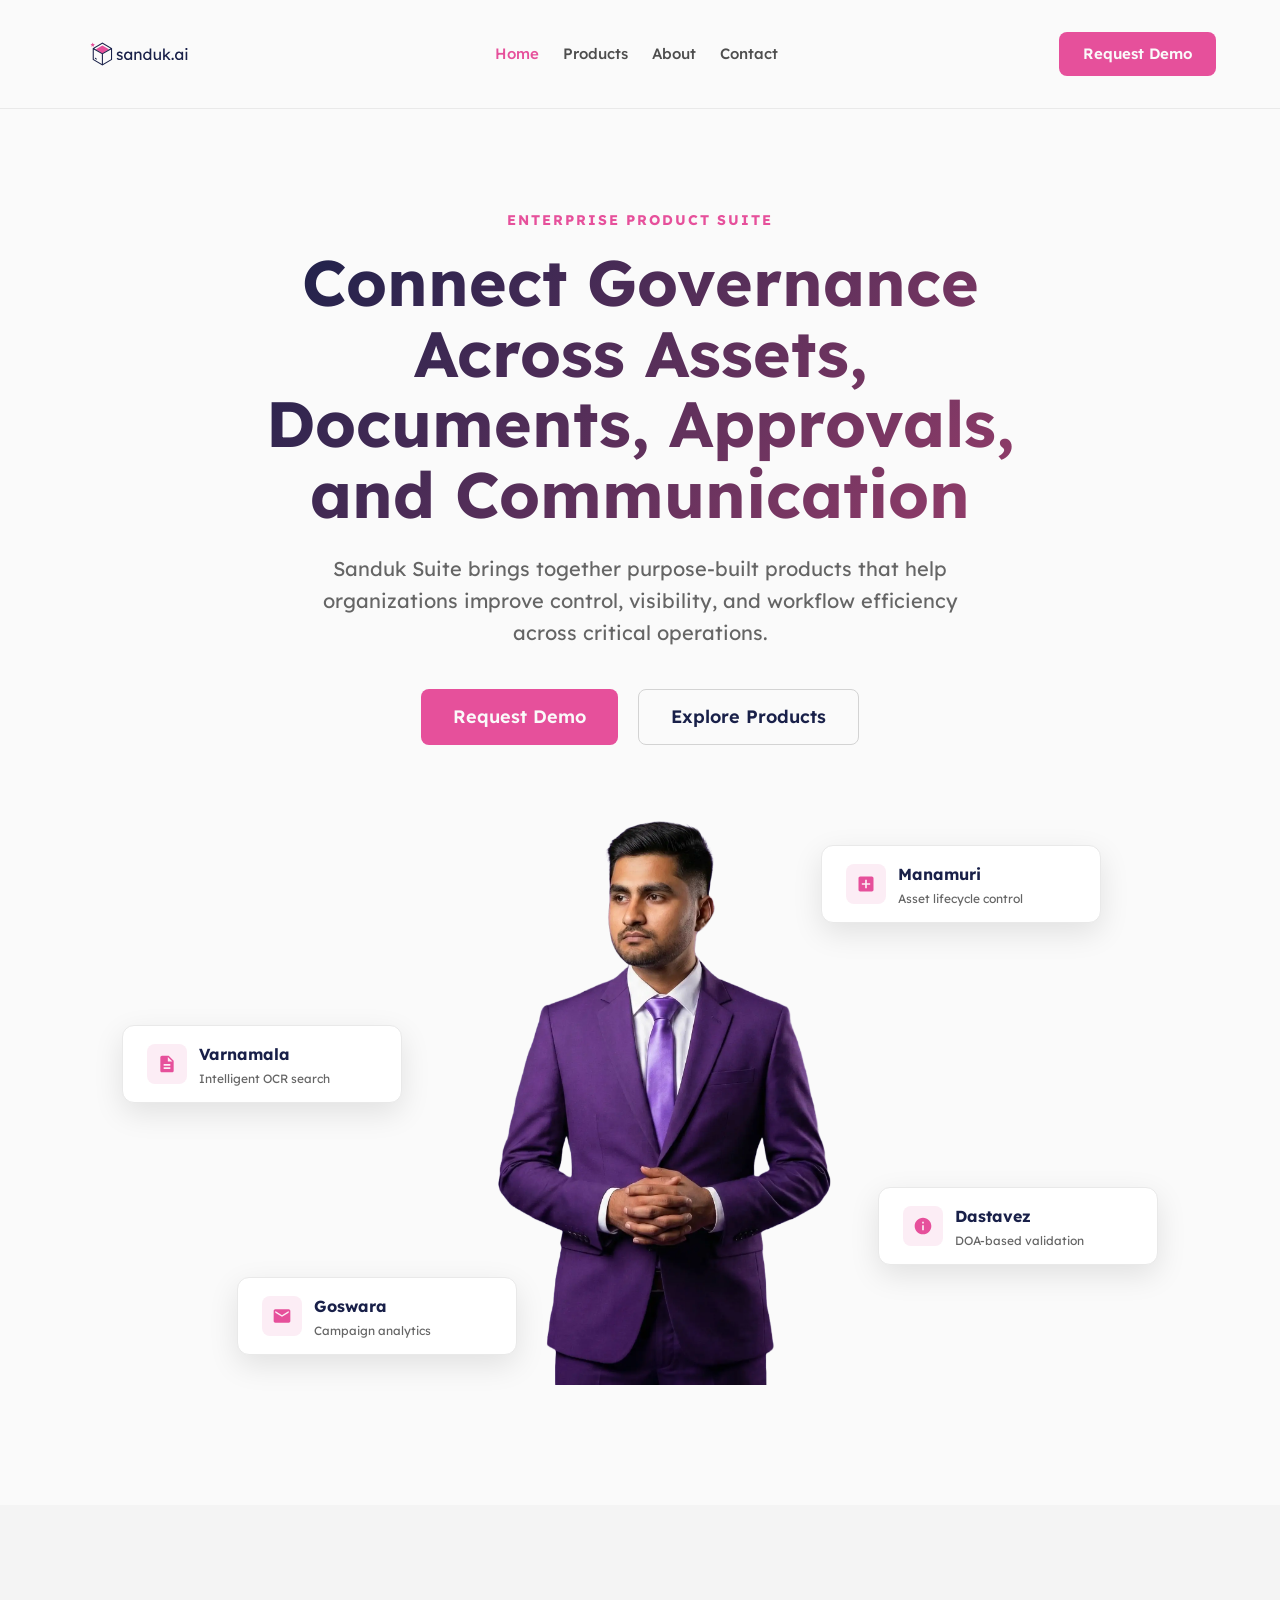
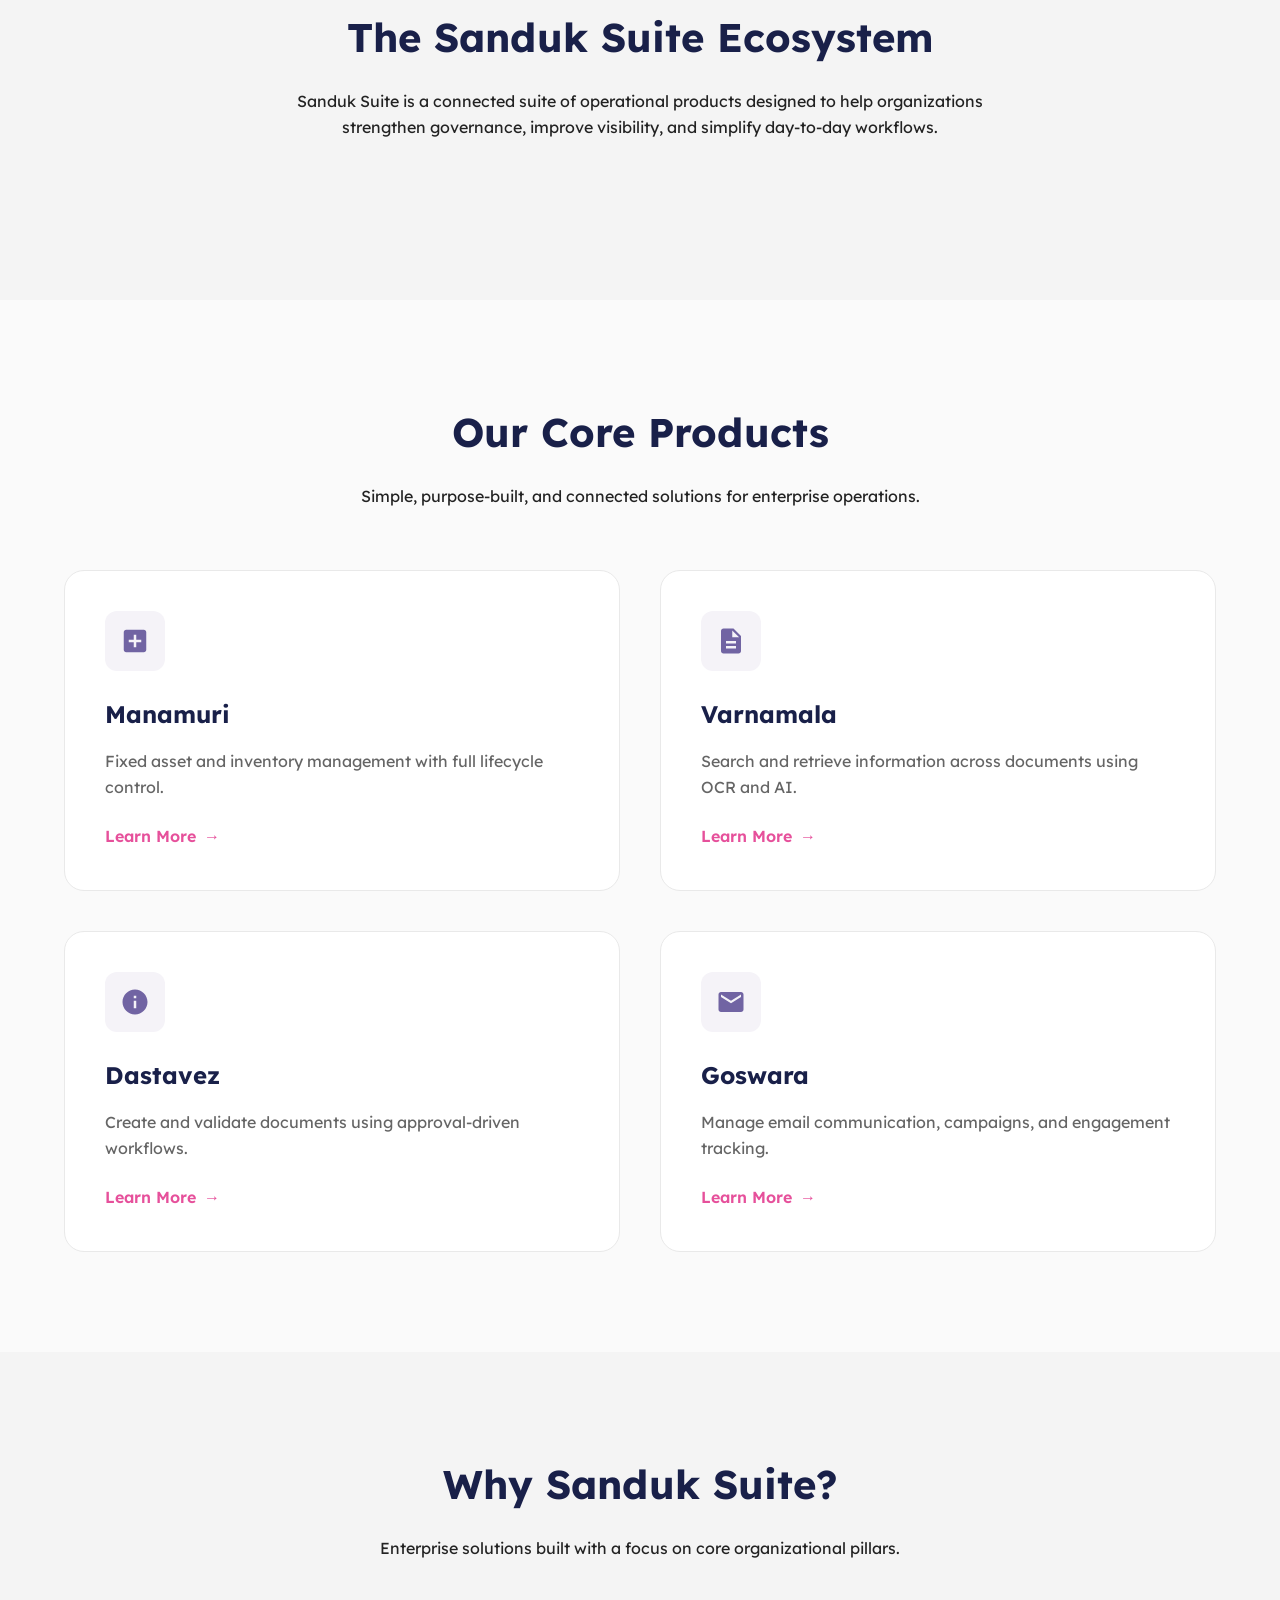
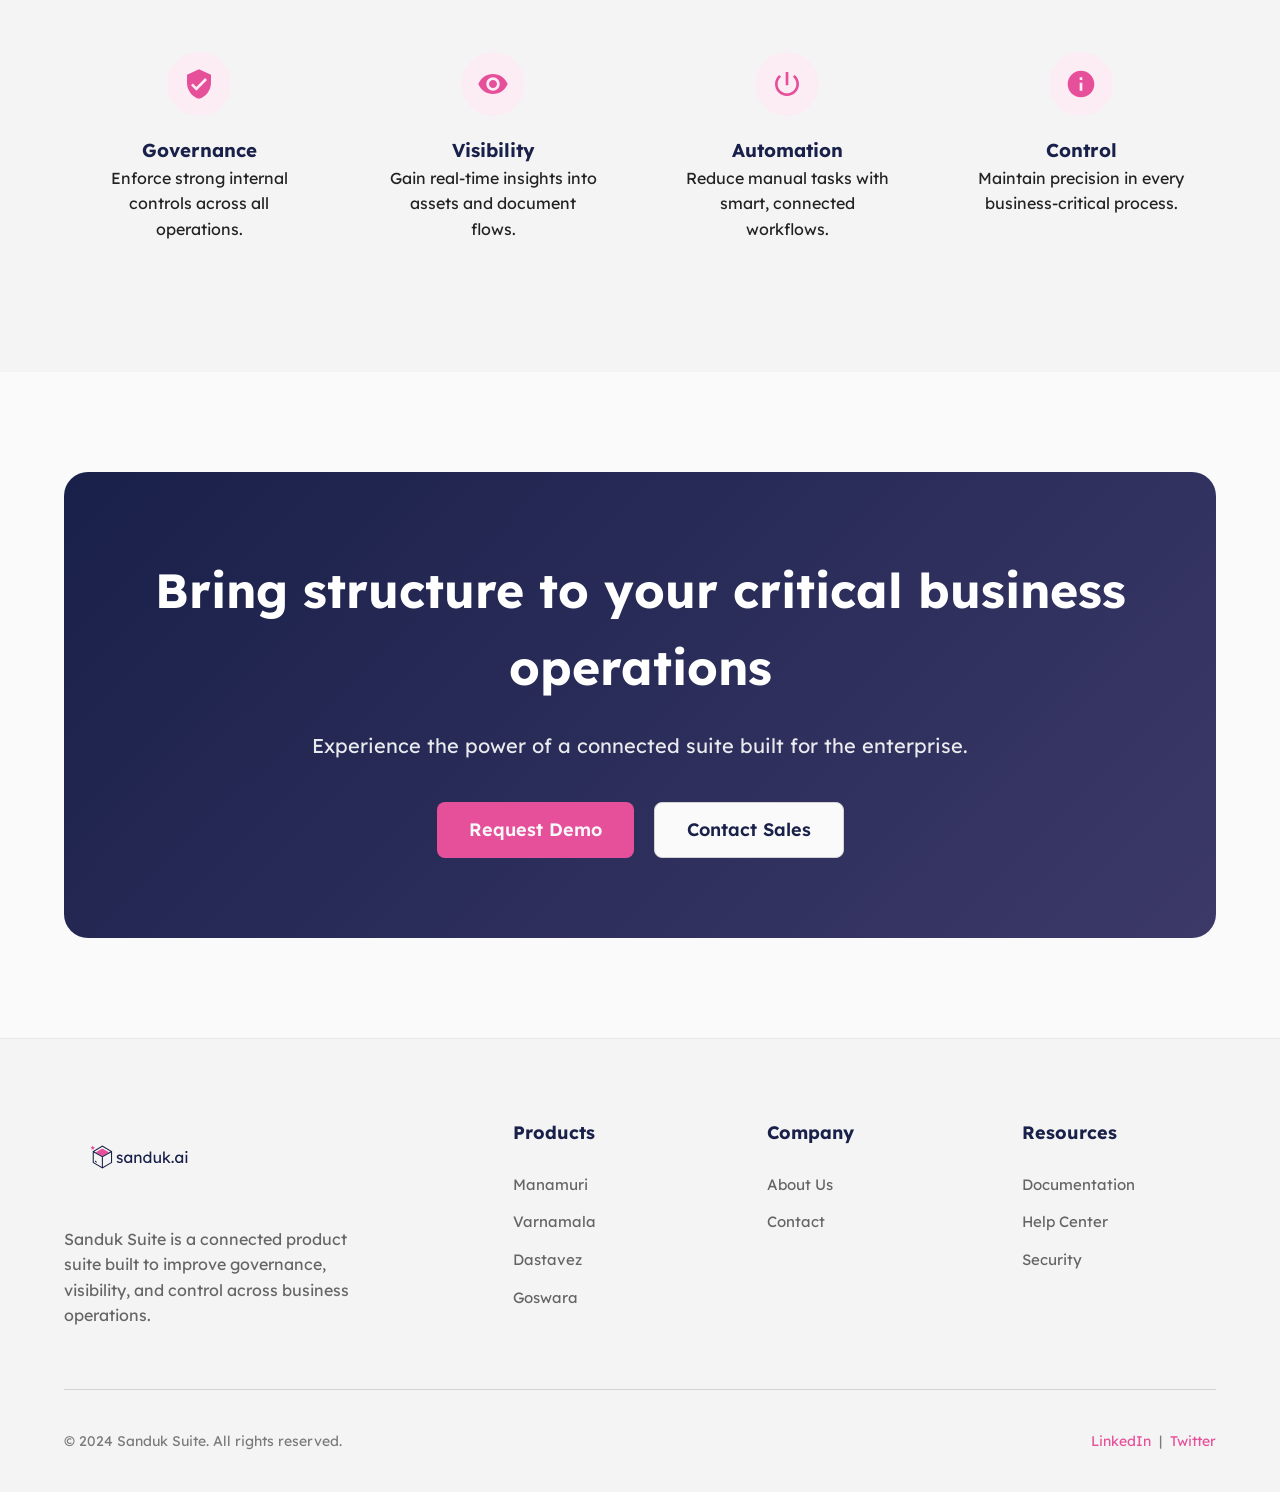
<file: index.html>
<!DOCTYPE html>
<html lang="en">
<head>
    <meta charset="UTF-8">
    <meta name="viewport" content="width=device-width, initial-scale=1.0">
    <title>Sanduk Suite | Enterprise Product Suite</title>
    <meta name="description" content="Sanduk Suite brings together purpose-built products that help organizations improve control, visibility, and workflow efficiency.">
    <link rel="icon" type="image/png" href="images/Favicon_sanduk.png">
    <link rel="stylesheet" href="style.css">
</head>
<body>
    <!-- Navbar -->
    <nav class="navbar">
        <div class="container">
            <a href="index.html" class="navbar-brand"><img src="images/sanduk_new_logo.svg" alt="Sanduk Suite Logo"></a>
            <div class="navbar-nav">
                <a href="index.html" class="active">Home</a>
                <a href="products.html">Products</a>
                <a href="about.html">About</a>
                <a href="contact.html">Contact</a>
            </div>
            <a href="contact.html" class="btn btn-primary">Request Demo</a>
        </div>
    </nav>

    <!-- Hero Section -->
    <header class="hero">
        <div class="container">
            <div class="hero-content">
                <span class="eyebrow">Enterprise Product Suite</span>
                <h1>Connect Governance Across Assets, Documents, Approvals, and Communication</h1>
                <p>Sanduk Suite brings together purpose-built products that help organizations improve control, visibility, and workflow efficiency across critical operations.</p>
                <div class="button-group">
                    <a href="contact.html" class="btn btn-primary btn-lg">Request Demo</a>
                    <a href="products.html" class="btn btn-secondary btn-lg">Explore Products</a>
                </div>
            </div>

            <!-- Floating Cards & Central Photo -->
            <div class="floating-cards-container">
                <div class="floating-card card-1">
                    <div class="icon">
                        <svg class="icon-svg" viewBox="0 0 24 24"><path d="M19 3H5c-1.1 0-2 .9-2 2v14c0 1.1.9 2 2 2h14c1.1 0 2-.9 2-2V5c0-1.1-.9-2-2-2zm-2 10h-4v4h-2v-4H7v-2h4V7h2v4h4v2z"/></svg>
                    </div>
                    <div>
                        <h4>Manamuri</h4>
                        <p>Asset lifecycle control</p>
                    </div>
                </div>
                <div class="floating-card card-2">
                    <div class="icon">
                        <svg class="icon-svg" viewBox="0 0 24 24"><path d="M14 2H6c-1.1 0-1.99.9-1.99 2L4 20c0 1.1.89 2 1.99 2H18c1.1 0 2-.9 2-2V8l-6-6zm2 16H8v-2h8v2zm0-4H8v-2h8v2zm-3-5V3.5L18.5 9H13z"/></svg>
                    </div>
                    <div>
                        <h4>Varnamala</h4>
                        <p>Intelligent OCR search</p>
                    </div>
                </div>
                
                <img src="images/professional-photo.webp" alt="Professional Expert" class="hero-main-photo">

                <div class="floating-card card-3">
                    <div class="icon">
                        <svg class="icon-svg" viewBox="0 0 24 24"><path d="M12 2C6.48 2 2 6.48 2 12s4.48 10 10 10 10-4.48 10-10S17.52 2 12 2zm1 15h-2v-6h2v6zm0-8h-2V7h2v2z"/></svg>
                    </div>
                    <div>
                        <h4>Dastavez</h4>
                        <p>DOA-based validation</p>
                    </div>
                </div>
                <div class="floating-card card-4">
                    <div class="icon">
                        <svg class="icon-svg" viewBox="0 0 24 24"><path d="M20 4H4c-1.1 0-1.99.9-1.99 2L2 18c0 1.1.9 2 2 2h16c1.1 0 2-.9 2-2V6c0-1.1-.9-2-2-2zm0 4l-8 5-8-5V6l8 5 8-5v2z"/></svg>
                    </div>
                    <div>
                        <h4>Goswara</h4>
                        <p>Campaign analytics</p>
                    </div>
                </div>
            </div>
        </div>
    </header>

    <!-- Overview Section -->
    <section class="section-gray">
        <div class="container text-center">
            <div class="section-header">
                <h2>The Sanduk Suite Ecosystem</h2>
                <p>Sanduk Suite is a connected suite of operational products designed to help organizations strengthen governance, improve visibility, and simplify day-to-day workflows.</p>
            </div>
        </div>
    </section>

    <!-- Product Preview Section -->
    <section class="section-light">
        <div class="container">
            <div class="section-header">
                <h2>Our Core Products</h2>
                <p>Simple, purpose-built, and connected solutions for enterprise operations.</p>
            </div>
            <div class="grid-2">
                <!-- Manamuri -->
                <div class="product-card">
                    <div class="icon">
                        <svg class="icon-svg" viewBox="0 0 24 24"><path d="M19 3H5c-1.1 0-2 .9-2 2v14c0 1.1.9 2 2 2h14c1.1 0 2-.9 2-2V5c0-1.1-.9-2-2-2zm-2 10h-4v4h-2v-4H7v-2h4V7h2v4h4v2z"/></svg>
                    </div>
                    <h3>Manamuri</h3>
                    <p>Fixed asset and inventory management with full lifecycle control.</p>
                    <a href="manamuri.html" class="learn-more">Learn More <span>&rarr;</span></a>
                </div>
                <!-- Varnamala -->
                <div class="product-card">
                    <div class="icon">
                        <svg class="icon-svg" viewBox="0 0 24 24"><path d="M14 2H6c-1.1 0-1.99.9-1.99 2L4 20c0 1.1.89 2 1.99 2H18c1.1 0 2-.9 2-2V8l-6-6zm2 16H8v-2h8v2zm0-4H8v-2h8v2zm-3-5V3.5L18.5 9H13z"/></svg>
                    </div>
                    <h3>Varnamala</h3>
                    <p>Search and retrieve information across documents using OCR and AI.</p>
                    <a href="varnamala.html" class="learn-more">Learn More <span>&rarr;</span></a>
                </div>
                <!-- Dastavez -->
                <div class="product-card">
                    <div class="icon">
                        <svg class="icon-svg" viewBox="0 0 24 24"><path d="M12 2C6.48 2 2 6.48 2 12s4.48 10 10 10 10-4.48 10-10S17.52 2 12 2zm1 15h-2v-6h2v6zm0-8h-2V7h2v2z"/></svg>
                    </div>
                    <h3>Dastavez</h3>
                    <p>Create and validate documents using approval-driven workflows.</p>
                    <a href="dastavez.html" class="learn-more">Learn More <span>&rarr;</span></a>
                </div>
                <!-- Goswara -->
                <div class="product-card">
                    <div class="icon">
                        <svg class="icon-svg" viewBox="0 0 24 24"><path d="M20 4H4c-1.1 0-1.99.9-1.99 2L2 18c0 1.1.9 2 2 2h16c1.1 0 2-.9 2-2V6c0-1.1-.9-2-2-2zm0 4l-8 5-8-5V6l8 5 8-5v2z"/></svg>
                    </div>
                    <h3>Goswara</h3>
                    <p>Manage email communication, campaigns, and engagement tracking.</p>
                    <a href="goswara.html" class="learn-more">Learn More <span>&rarr;</span></a>
                </div>
            </div>
        </div>
    </section>

    <!-- Why Sanduk Suite section -->
    <section class="section-gray">
        <div class="container">
            <div class="section-header text-center">
                <h2>Why Sanduk Suite?</h2>
                <p>Enterprise solutions built with a focus on core organizational pillars.</p>
            </div>
            <div class="grid-4">
                <div class="value-card">
                    <div class="icon">
                        <svg class="icon-svg" viewBox="0 0 24 24"><path d="M12 1L3 5v6c0 5.55 3.84 10.74 9 12 5.16-1.26 9-6.45 9-12V5l-9-4zm-2 16l-4-4 1.41-1.41L10 14.17l6.59-6.59L18 9l-8 8z"/></svg>
                    </div>
                    <h3>Governance</h3>
                    <p>Enforce strong internal controls across all operations.</p>
                </div>
                <div class="value-card">
                    <div class="icon">
                        <svg class="icon-svg" viewBox="0 0 24 24"><path d="M12 4.5C7 4.5 2.73 7.61 1 12c1.73 4.39 6 7.5 11 7.5s9.27-3.11 11-7.5c-1.73-4.39-6-7.5-11-7.5zM12 17c-2.76 0-5-2.24-5-5s2.24-5 5-5 5 2.24 5 5-2.24 5-5 5zm0-8c-1.66 0-3 1.34-3 3s1.34 3 3 3 3-1.34 3-3-1.34-3-3-3z"/></svg>
                    </div>
                    <h3>Visibility</h3>
                    <p>Gain real-time insights into assets and document flows.</p>
                </div>
                <div class="value-card">
                    <div class="icon">
                        <svg class="icon-svg" viewBox="0 0 24 24"><path d="M13 3h-2v10h2V3zm4.83 2.17l-1.42 1.42C17.99 7.86 19 9.81 19 12c0 3.87-3.13 7-7 7s-7-3.13-7-7c0-2.19 1.01-4.14 2.58-5.42L6.17 5.17C4.23 6.82 3 9.26 3 12c0 4.97 4.03 9 9 9s9-4.03 9-9c0-2.74-1.23-5.18-3.17-6.83z"/></svg>
                    </div>
                    <h3>Automation</h3>
                    <p>Reduce manual tasks with smart, connected workflows.</p>
                </div>
                <div class="value-card">
                    <div class="icon">
                        <svg class="icon-svg" viewBox="0 0 24 24"><path d="M12 2C6.48 2 2 6.48 2 12s4.48 10 10 10 10-4.48 10-10S17.52 2 12 2zm1 15h-2v-6h2v6zm0-8h-2V7h2v2z"/></svg>
                    </div>
                    <h3>Control</h3>
                    <p>Maintain precision in every business-critical process.</p>
                </div>
            </div>
        </div>
    </section>

    <!-- Final CTA -->
    <section class="section-light">
        <div class="container text-center">
            <div class="cta-banner">
                <h2>Bring structure to your critical business operations</h2>
                <p>Experience the power of a connected suite built for the enterprise.</p>
                <div class="button-group">
                    <a href="contact.html" class="btn btn-primary btn-lg">Request Demo</a>
                    <a href="contact.html" class="btn btn-secondary btn-lg">Contact Sales</a>
                </div>
            </div>
        </div>
    </section>

    <!-- Footer -->
    <footer>
        <div class="container">
            <div class="footer-grid">
                <div class="footer-brand">
                    <img src="images/sanduk_new_logo.svg" alt="Sanduk Suite Logo">
                    <p>Sanduk Suite is a connected product suite built to improve governance, visibility, and control across business operations.</p>
                </div>
                <div class="footer-links">
                    <h4>Products</h4>
                    <ul>
                        <li><a href="manamuri.html">Manamuri</a></li>
                        <li><a href="varnamala.html">Varnamala</a></li>
                        <li><a href="dastavez.html">Dastavez</a></li>
                        <li><a href="goswara.html">Goswara</a></li>
                    </ul>
                </div>
                <div class="footer-links">
                    <h4>Company</h4>
                    <ul>
                        <li><a href="about.html">About Us</a></li>
                        <li><a href="contact.html">Contact</a></li>
                    </ul>
                </div>
                <div class="footer-links">
                    <h4>Resources</h4>
                    <ul>
                        <li><a href="#">Documentation</a></li>
                        <li><a href="#">Help Center</a></li>
                        <li><a href="#">Security</a></li>
                    </ul>
                </div>
            </div>
            <div class="footer-bottom">
                <p>&copy; 2024 Sanduk Suite. All rights reserved.</p>
                <div class="social-links">
                    <a href="#">LinkedIn</a>
                    &nbsp;|&nbsp;
                    <a href="#">Twitter</a>
                </div>
            </div>
        </div>
    </footer>
</body>
</html>
</file>
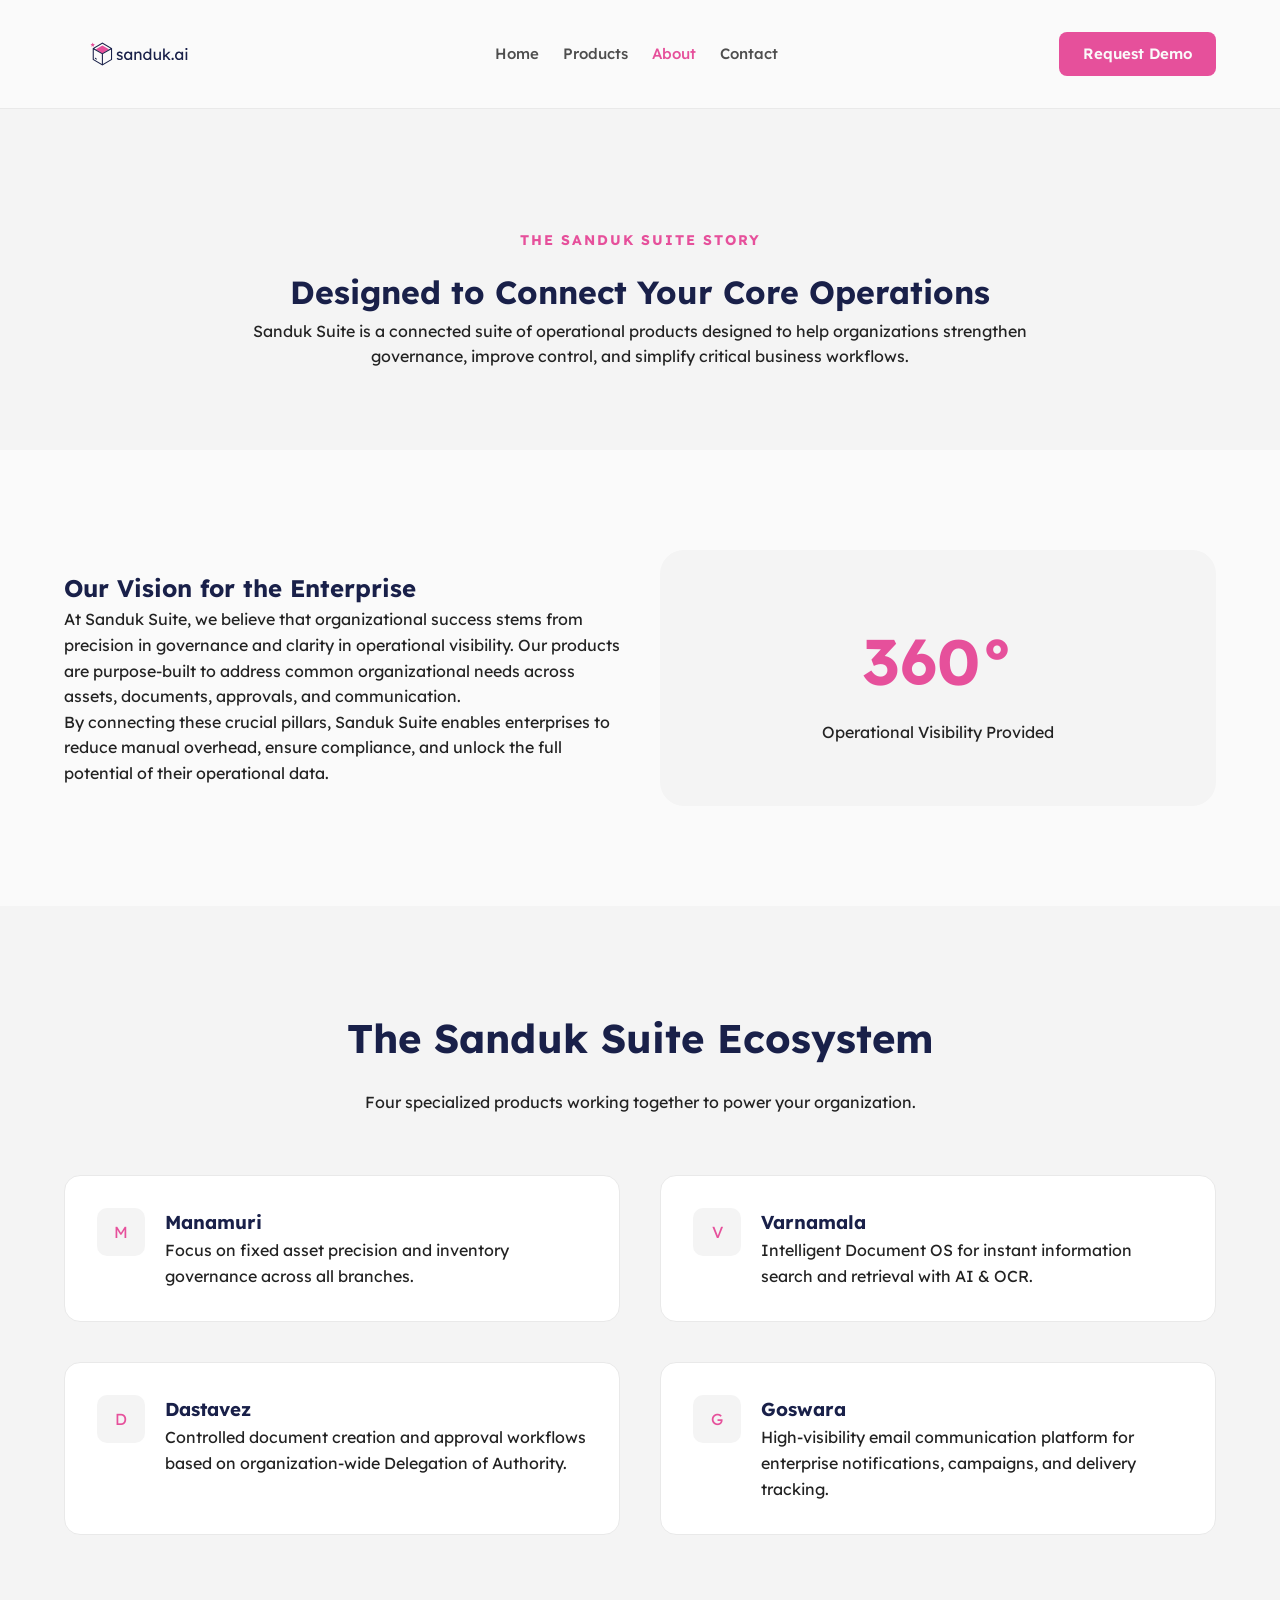
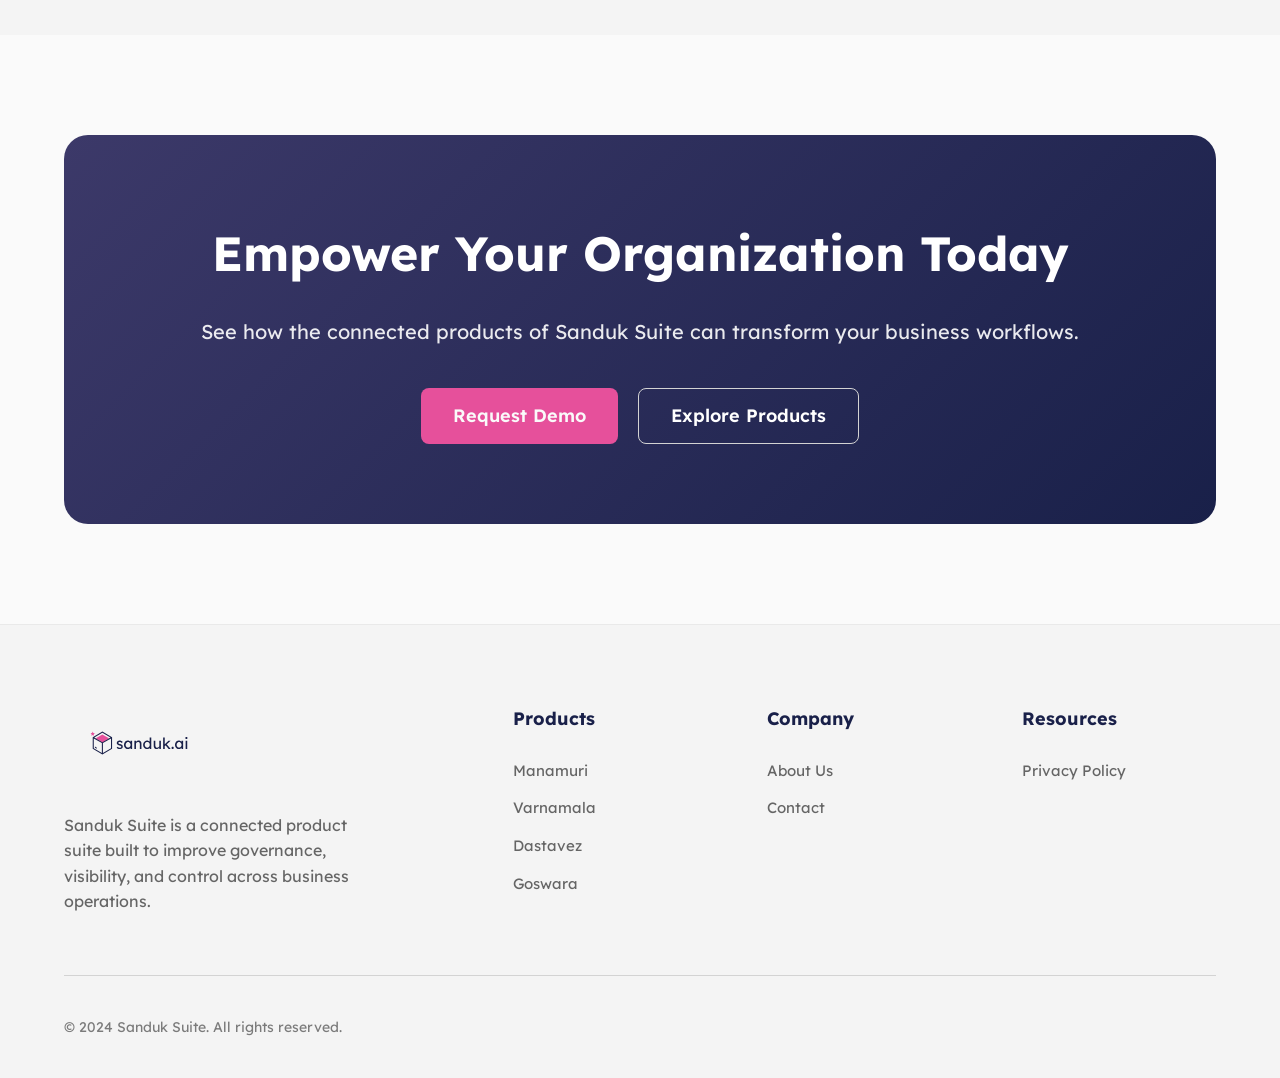
<file: about.html>
<!DOCTYPE html>
<html lang="en">
<head>
    <meta charset="UTF-8">
    <meta name="viewport" content="width=device-width, initial-scale=1.0">
    <title>About Sanduk Suite | Enterprise Governance & Operations</title>
    <link rel="icon" type="image/png" href="images/Favicon_sanduk.png">
    <link rel="stylesheet" href="style.css">
</head>
<body>
    <!-- Navbar -->
    <nav class="navbar">
        <div class="container">
            <a href="index.html" class="navbar-brand"><img src="images/sanduk_new_logo.svg" alt="Sanduk Suite Logo"></a>
            <div class="navbar-nav">
                <a href="index.html">Home</a>
                <a href="products.html">Products</a>
                <a href="about.html" class="active">About</a>
                <a href="contact.html">Contact</a>
            </div>
            <a href="contact.html" class="btn btn-primary">Request Demo</a>
        </div>
    </nav>

    <!-- Page Hero -->
    <header class="section-gray" style="padding: 120px 0 80px;">
        <div class="container text-center">
            <span class="eyebrow">The Sanduk Suite Story</span>
            <h1>Designed to Connect Your Core Operations</h1>
            <p style="max-width: 800px; margin: 0 auto;">Sanduk Suite is a connected suite of operational products designed to help organizations strengthen governance, improve control, and simplify critical business workflows.</p>
        </div>
    </header>

    <!-- About Sanduk Suite Content -->
    <section class="section-light">
        <div class="container">
            <div class="grid-2" style="align-items: center;">
                <div class="content-box">
                    <h2>Our Vision for the Enterprise</h2>
                    <p>At Sanduk Suite, we believe that organizational success stems from precision in governance and clarity in operational visibility. Our products are purpose-built to address common organizational needs across assets, documents, approvals, and communication.</p>
                    <p>By connecting these crucial pillars, Sanduk Suite enables enterprises to reduce manual overhead, ensure compliance, and unlock the full potential of their operational data.</p>
                </div>
                <div style="background: var(--surface-25); border-radius: 24px; padding: 60px; text-align: center;">
                    <div style="font-size: 64px; font-weight: 700; color: var(--primary-500); margin-bottom: 8px;">360&deg;</div>
                    <p>Operational Visibility Provided</p>
                </div>
            </div>
        </div>
    </section>

    <!-- Product Ecosystem Explanation -->
    <section class="section-gray">
        <div class="container">
            <div class="section-header text-center">
                <h2>The Sanduk Suite Ecosystem</h2>
                <p>Four specialized products working together to power your organization.</p>
            </div>
            <div class="grid-2">
                <!-- Product list -->
                <div class="feature-item" style="padding: 32px;">
                    <div class="icon">M</div>
                    <div class="content">
                        <h3>Manamuri</h3>
                        <p>Focus on fixed asset precision and inventory governance across all branches.</p>
                    </div>
                </div>
                <div class="feature-item" style="padding: 32px;">
                    <div class="icon">V</div>
                    <div class="content">
                        <h3>Varnamala</h3>
                        <p>Intelligent Document OS for instant information search and retrieval with AI & OCR.</p>
                    </div>
                </div>
                <div class="feature-item" style="padding: 32px;">
                    <div class="icon">D</div>
                    <div class="content">
                        <h3>Dastavez</h3>
                        <p>Controlled document creation and approval workflows based on organization-wide Delegation of Authority.</p>
                    </div>
                </div>
                <div class="feature-item" style="padding: 32px;">
                    <div class="icon">G</div>
                    <div class="content">
                        <h3>Goswara</h3>
                        <p>High-visibility email communication platform for enterprise notifications, campaigns, and delivery tracking.</p>
                    </div>
                </div>
            </div>
        </div>
    </section>

    <!-- Final CTA -->
    <section class="section-light">
        <div class="container">
            <div class="cta-banner" style="background: linear-gradient(135deg, var(--secondary-700) 0%, var(--secondary-900) 100%);">
                <h2>Empower Your Organization Today</h2>
                <p>See how the connected products of Sanduk Suite can transform your business workflows.</p>
                <div class="button-group">
                    <a href="contact.html" class="btn btn-primary btn-lg">Request Demo</a>
                    <a href="products.html" class="btn btn-secondary btn-lg" style="background: transparent; color: white;">Explore Products</a>
                </div>
            </div>
        </div>
    </section>

    <!-- Footer -->
    <footer>
        <div class="container">
            <div class="footer-grid">
                <div class="footer-brand">
                    <img src="images/sanduk_new_logo.svg" alt="Sanduk Suite Logo">
                    <p>Sanduk Suite is a connected product suite built to improve governance, visibility, and control across business operations.</p>
                </div>
                <div class="footer-links">
                    <h4>Products</h4>
                    <ul>
                        <li><a href="manamuri.html">Manamuri</a></li>
                        <li><a href="varnamala.html">Varnamala</a></li>
                        <li><a href="dastavez.html">Dastavez</a></li>
                        <li><a href="goswara.html">Goswara</a></li>
                    </ul>
                </div>
                <div class="footer-links">
                    <h4>Company</h4>
                    <ul>
                        <li><a href="about.html">About Us</a></li>
                        <li><a href="contact.html">Contact</a></li>
                    </ul>
                </div>
                <div class="footer-links">
                    <h4>Resources</h4>
                    <ul>
                        <li><a href="#">Privacy Policy</a></li>
                    </ul>
                </div>
            </div>
            <div class="footer-bottom">
                <p>&copy; 2024 Sanduk Suite. All rights reserved.</p>
            </div>
        </div>
    </footer>
</body>
</html>
</file>
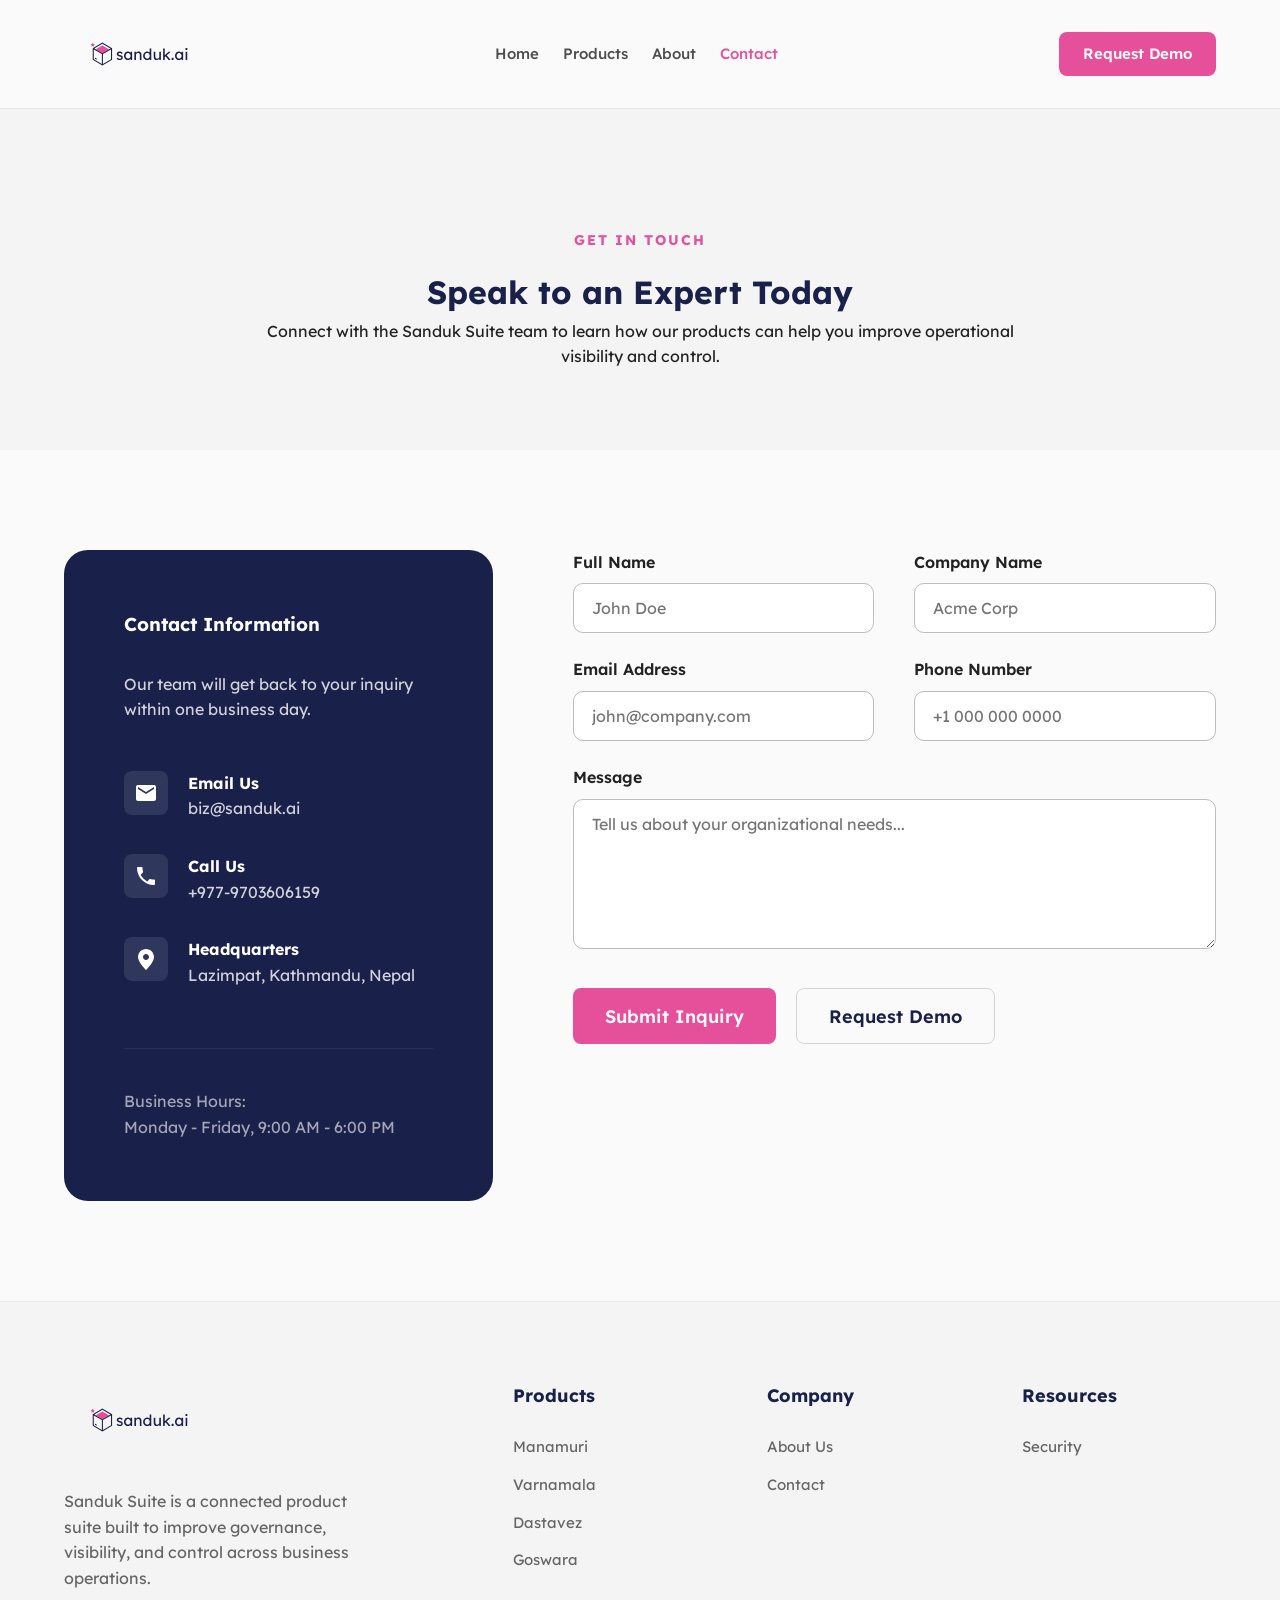
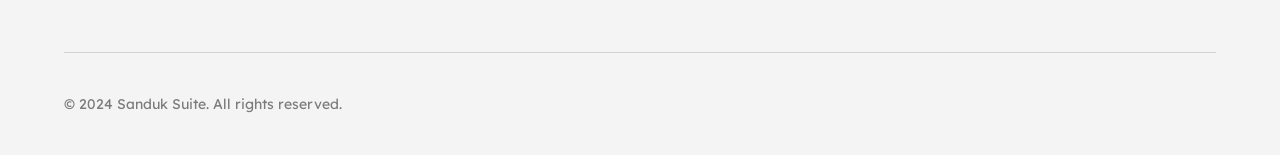
<file: contact.html>
<!DOCTYPE html>
<html lang="en">
<head>
    <meta charset="UTF-8">
    <meta name="viewport" content="width=device-width, initial-scale=1.0">
    <title>Contact Us | Sanduk Suite</title>
    <link rel="icon" type="image/png" href="images/Favicon_sanduk.png">
    <link rel="stylesheet" href="style.css">
</head>
<body>
    <!-- Navbar -->
    <nav class="navbar">
        <div class="container">
            <a href="index.html" class="navbar-brand"><img src="images/sanduk_new_logo.svg" alt="Sanduk Suite Logo"></a>
            <div class="navbar-nav">
                <a href="index.html">Home</a>
                <a href="products.html">Products</a>
                <a href="about.html">About</a>
                <a href="contact.html" class="active">Contact</a>
            </div>
            <a href="contact.html" class="btn btn-primary">Request Demo</a>
        </div>
    </nav>

    <!-- Page Header -->
    <header class="section-gray" style="padding: 120px 0 80px;">
        <div class="container text-center">
            <span class="eyebrow">Get in touch</span>
            <h1>Speak to an Expert Today</h1>
            <p style="max-width: 800px; margin: 0 auto;">Connect with the Sanduk Suite team to learn how our products can help you improve operational visibility and control.</p>
        </div>
    </header>

    <!-- Contact Layout -->
    <section class="section-light">
        <div class="container">
            <div class="contact-layout">
                <!-- Info Section -->
                <div class="contact-info-box">
                    <h3>Contact Information</h3>
                    <p style="margin-bottom: 48px; opacity: 0.8;">Our team will get back to your inquiry within one business day.</p>
                    
                    <div class="info-item">
                        <div class="icon">
                            <svg class="icon-svg" style="color: white;" viewBox="0 0 24 24"><path d="M20 4H4c-1.1 0-1.99.9-1.99 2L2 18c0 1.1.9 2 2 2h16c1.1 0 2-.9 2-2V6c0-1.1-.9-2-2-2zm0 4l-8 5-8-5V6l8 5 8-5v2z"/></svg>
                        </div>
                        <div class="content">
                            <p style="font-weight: 700;">Email Us</p>
                            <p style="opacity: 0.8;">biz@sanduk.ai</p>
                        </div>
                    </div>

                    <div class="info-item">
                        <div class="icon">
                            <svg class="icon-svg" style="color: white;" viewBox="0 0 24 24"><path d="M6.62 10.79c1.44 2.83 3.76 5.14 6.59 6.59l2.2-2.2c.27-.27.67-.36 1.02-.24 1.12.37 2.33.57 3.57.57.55 0 1 .45 1 1V20c0 .55-.45 1-1 1-9.39 0-17-7.61-17-17 0-.55.45-1 1-1h3.5c.55 0 1 .45 1 1 0 1.25.2 2.45.57 3.57.11.35.03.74-.25 1.02l-2.2 2.2z"/></svg>
                        </div>
                        <div class="content">
                            <p style="font-weight: 700;">Call Us</p>
                            <p style="opacity: 0.8;">+977-9703606159</p>
                        </div>
                    </div>

                    <div class="info-item">
                        <div class="icon">
                            <svg class="icon-svg" style="color: white;" viewBox="0 0 24 24"><path d="M12 2c-4.41 0-8 3.59-8 8 0 5.25 8 13 8 13s8-7.75 8-13c0-4.41-3.59-8-8-8zm0 11c-1.66 0-3-1.34-3-3s1.34-3 3-3 3 1.34 3 3-1.34 3-3 3z"/></svg>
                        </div>
                        <div class="content">
                            <p style="font-weight: 700;">Headquarters</p>
                            <p style="opacity: 0.8;">Lazimpat, Kathmandu, Nepal</p>
                        </div>
                    </div>

                    <div style="margin-top: 60px; padding-top: 40px; border-top: 1px solid rgba(255,255,255,0.1); opacity: 0.6;">
                        <p>Business Hours:</p>
                        <p>Monday - Friday, 9:00 AM - 6:00 PM</p>
                    </div>
                </div>

                <!-- Form Section -->
                <div>
                    <form action="#" class="contact-form">
                        <div class="grid-2">
                            <div class="form-group">
                                <label for="fullname">Full Name</label>
                                <input type="text" id="fullname" class="form-control" placeholder="John Doe" required>
                            </div>
                            <div class="form-group">
                                <label for="company">Company Name</label>
                                <input type="text" id="company" class="form-control" placeholder="Acme Corp" required>
                            </div>
                        </div>
                        <div class="grid-2">
                            <div class="form-group">
                                <label for="email">Email Address</label>
                                <input type="email" id="email" class="form-control" placeholder="john@company.com" required>
                            </div>
                            <div class="form-group">
                                <label for="phone">Phone Number</label>
                                <input type="tel" id="phone" class="form-control" placeholder="+1 000 000 0000" required>
                            </div>
                        </div>
                        <div class="form-group">
                            <label for="message">Message</label>
                            <textarea id="message" class="form-control" style="min-height: 150px;" placeholder="Tell us about your organizational needs..." required></textarea>
                        </div>
                        <div class="button-group" style="justify-content: flex-start; margin-top: 32px;">
                            <button type="submit" class="btn btn-primary btn-lg">Submit Inquiry</button>
                            <button type="button" class="btn btn-secondary btn-lg">Request Demo</button>
                        </div>
                    </form>
                </div>
            </div>
        </div>
    </section>

    <!-- Footer -->
    <footer>
        <div class="container">
            <div class="footer-grid">
                <div class="footer-brand">
                    <img src="images/sanduk_new_logo.svg" alt="Sanduk Suite Logo">
                    <p>Sanduk Suite is a connected product suite built to improve governance, visibility, and control across business operations.</p>
                </div>
                <div class="footer-links">
                    <h4>Products</h4>
                    <ul>
                        <li><a href="manamuri.html">Manamuri</a></li>
                        <li><a href="varnamala.html">Varnamala</a></li>
                        <li><a href="dastavez.html">Dastavez</a></li>
                        <li><a href="goswara.html">Goswara</a></li>
                    </ul>
                </div>
                <div class="footer-links">
                    <h4>Company</h4>
                    <ul>
                        <li><a href="about.html">About Us</a></li>
                        <li><a href="contact.html">Contact</a></li>
                    </ul>
                </div>
                <div class="footer-links">
                    <h4>Resources</h4>
                    <ul>
                        <li><a href="#">Security</a></li>
                    </ul>
                </div>
            </div>
            <div class="footer-bottom">
                <p>&copy; 2024 Sanduk Suite. All rights reserved.</p>
            </div>
        </div>
    </footer>
</body>
</html>
</file>
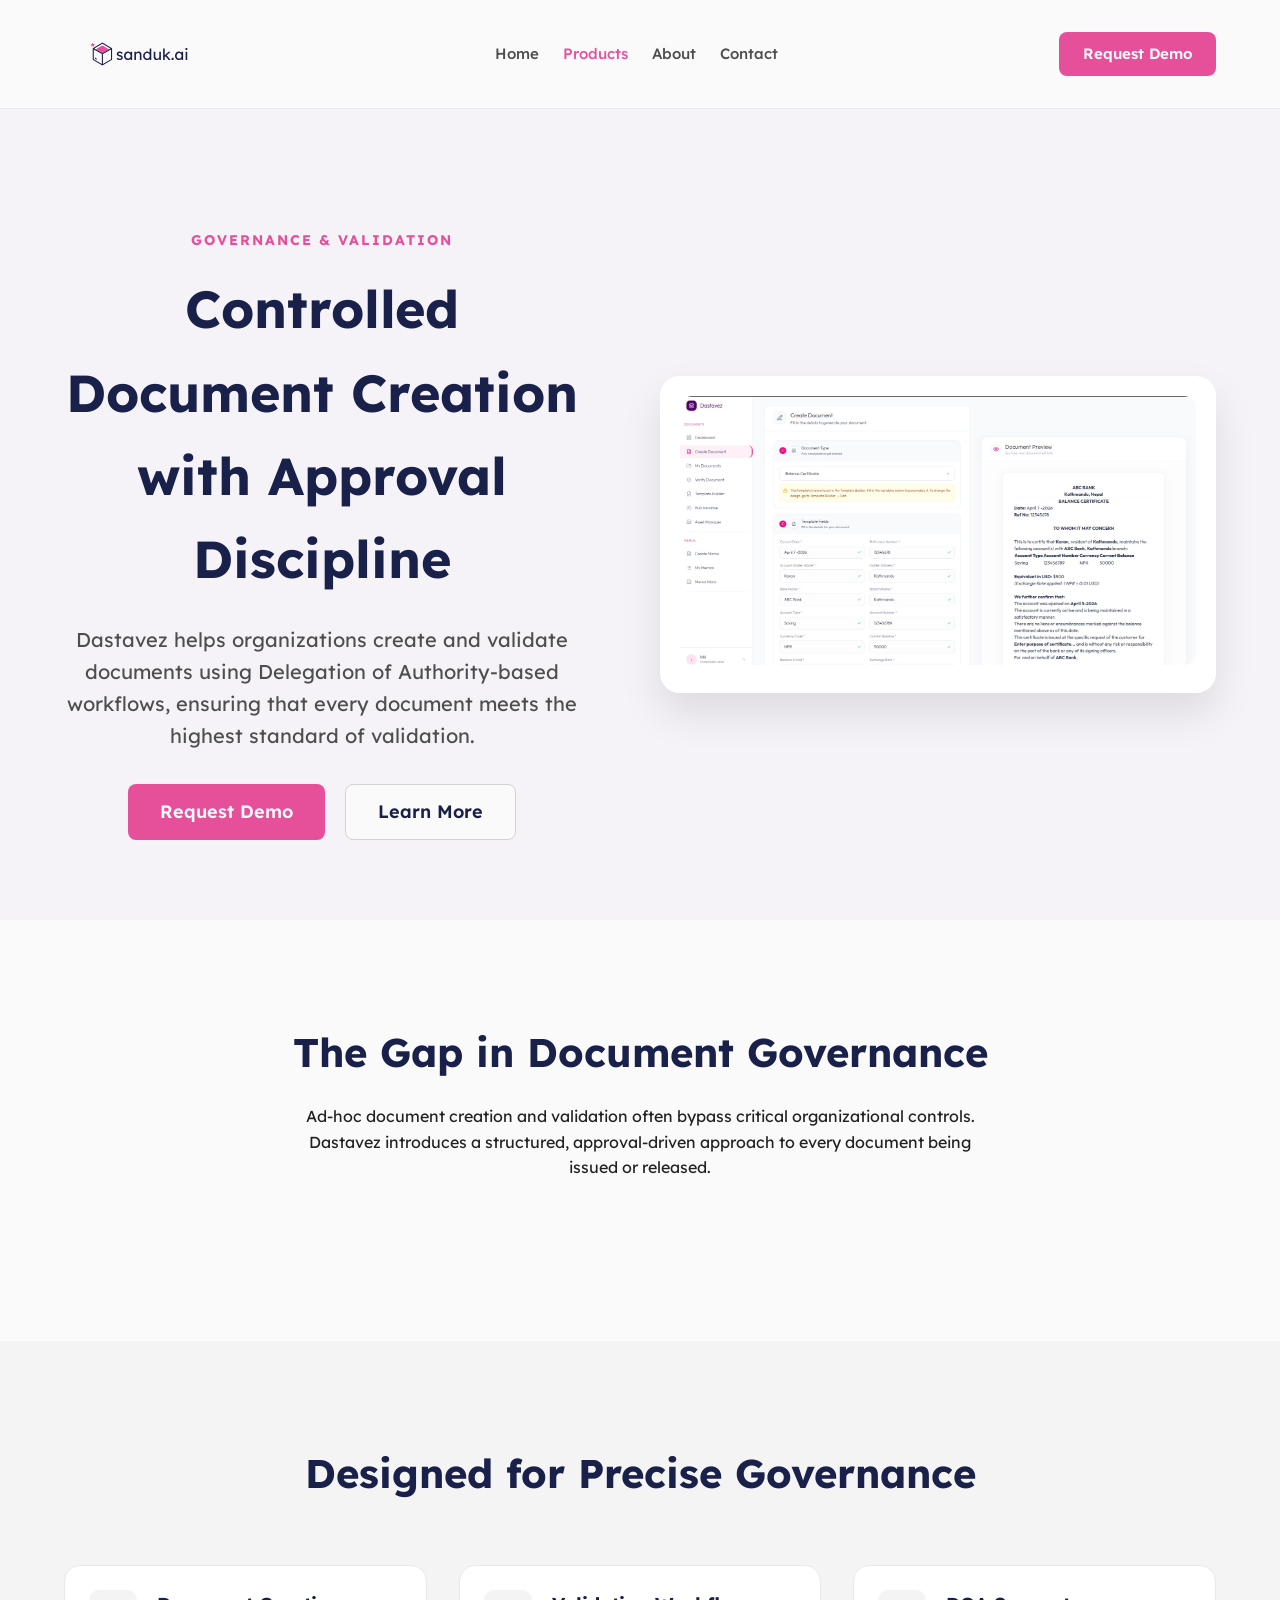
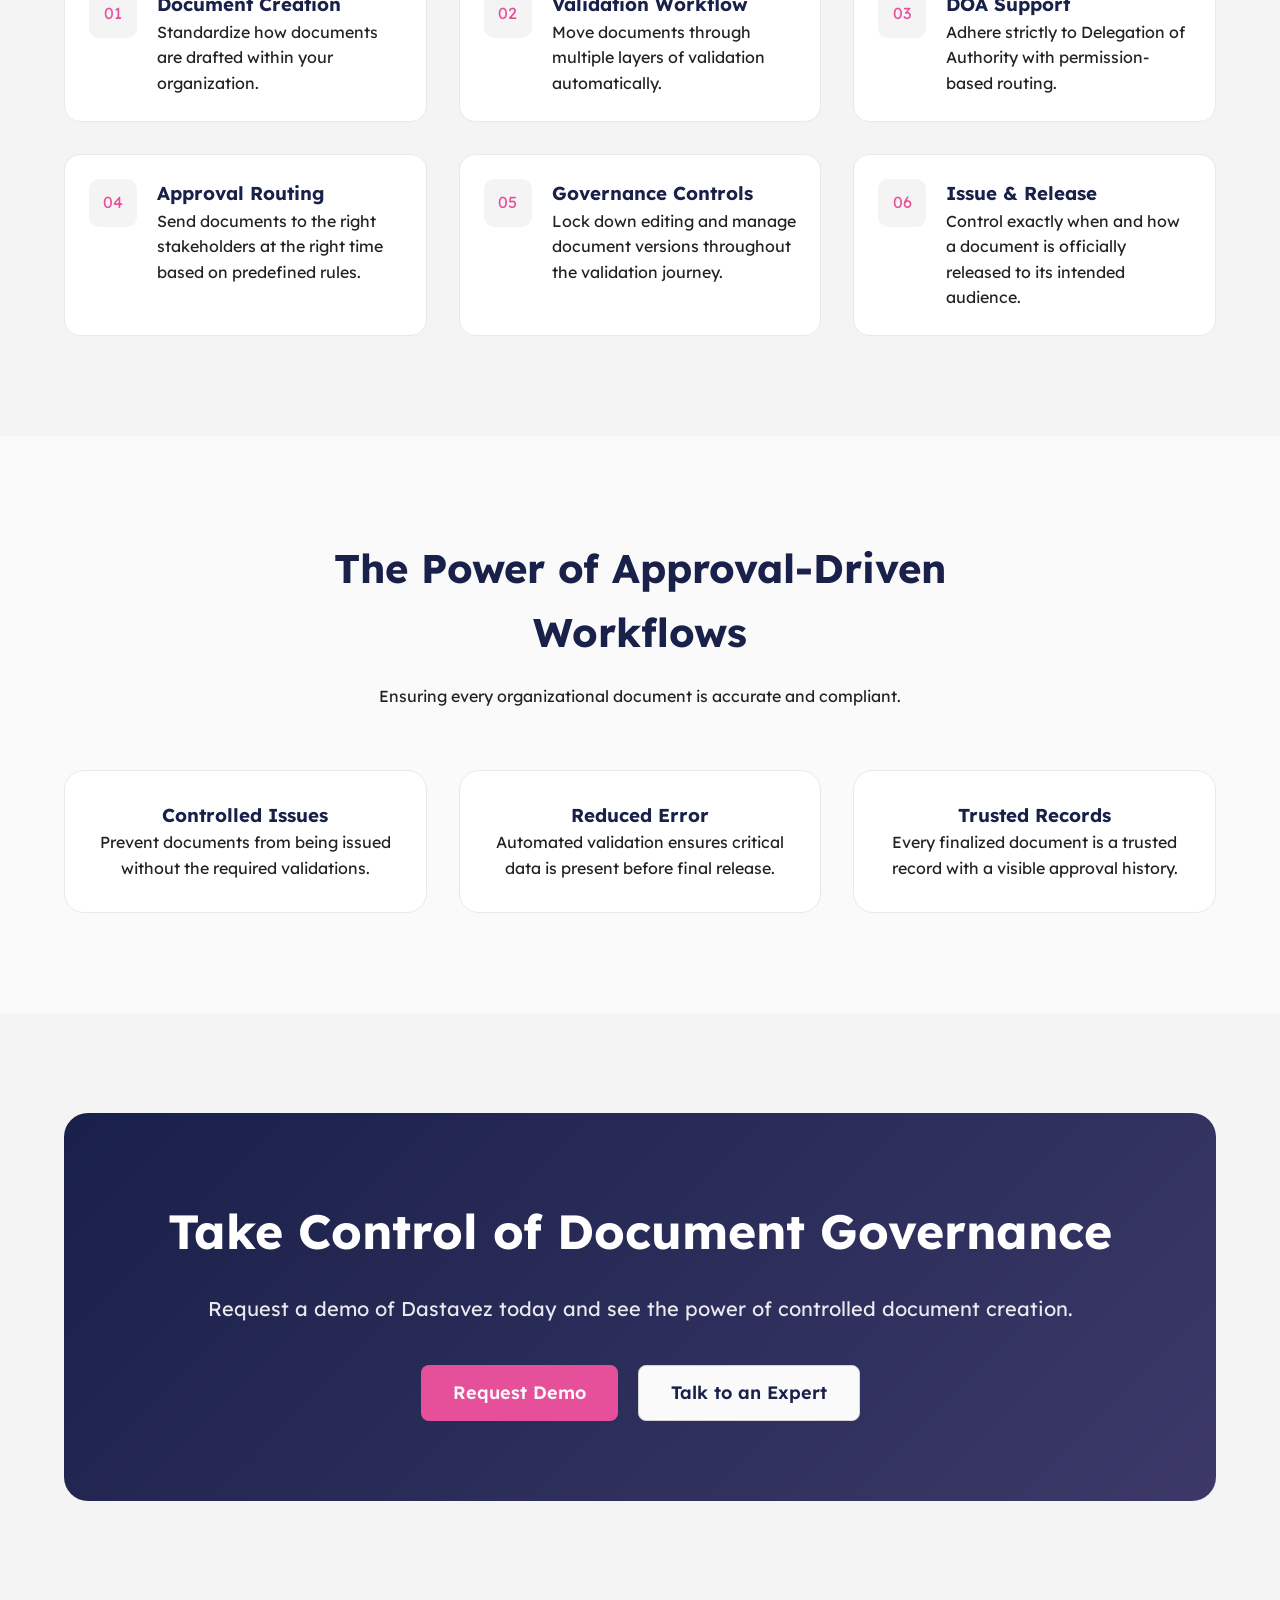
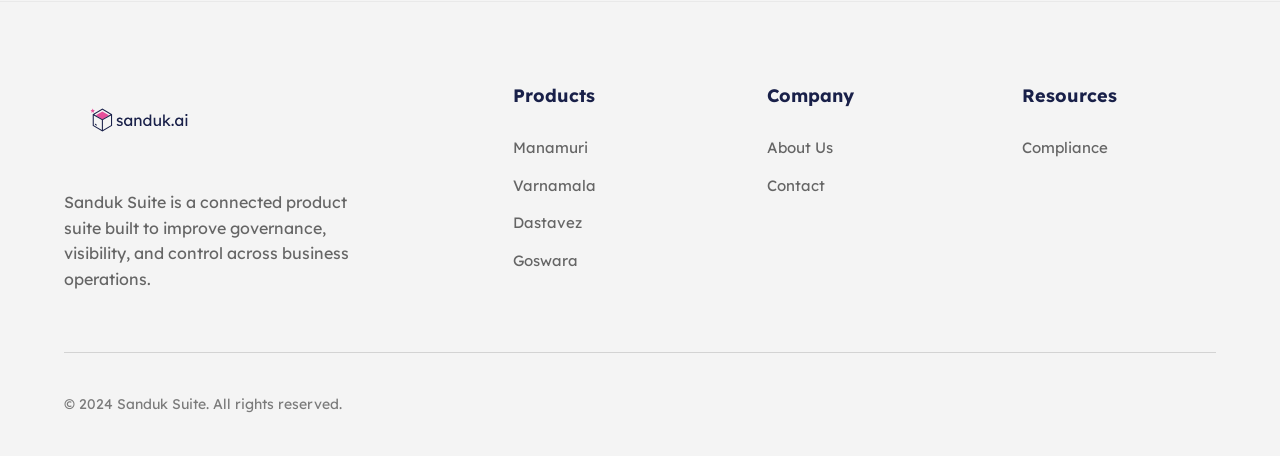
<file: dastavez.html>
<!DOCTYPE html>
<html lang="en">
<head>
    <meta charset="UTF-8">
    <meta name="viewport" content="width=device-width, initial-scale=1.0">
    <title>Dastavez | Controlled Document Creation & Approvals</title>
    <link rel="icon" type="image/png" href="images/Favicon_sanduk.png">
    <link rel="stylesheet" href="style.css">
</head>
<body>
    <!-- Navbar -->
    <nav class="navbar">
        <div class="container">
            <a href="index.html" class="navbar-brand"><img src="images/sanduk_new_logo.svg" alt="Sanduk Suite Logo"></a>
            <div class="navbar-nav">
                <a href="index.html">Home</a>
                <a href="products.html" class="active">Products</a>
                <a href="about.html">About</a>
                <a href="contact.html">Contact</a>
            </div>
            <a href="contact.html" class="btn btn-primary">Request Demo</a>
        </div>
    </nav>

    <!-- Detail Hero -->
    <header class="detail-hero">
        <div class="container">
            <div class="detail-hero-content">
                <span class="eyebrow">Governance & Validation</span>
                <h1>Controlled Document Creation with Approval Discipline</h1>
                <p>Dastavez helps organizations create and validate documents using Delegation of Authority-based workflows, ensuring that every document meets the highest standard of validation.</p>
                <div class="button-group">
                    <a href="contact.html" class="btn btn-primary btn-lg">Request Demo</a>
                    <a href="contact.html" class="btn btn-secondary btn-lg">Learn More</a>
                </div>
            </div>
            <div class="detail-hero-image">
                <img src="images/dastavez.jpeg" alt="Dastavez Interface">
            </div>
        </div>
    </header>

    <!-- Problem & Solution -->
    <section class="section-light">
        <div class="container">
            <div class="section-header text-center">
                <h2>The Gap in Document Governance</h2>
                <p>Ad-hoc document creation and validation often bypass critical organizational controls. Dastavez introduces a structured, approval-driven approach to every document being issued or released.</p>
            </div>
        </div>
    </section>

    <!-- Core Capabilities -->
    <section class="section-gray">
        <div class="container">
            <div class="section-header">
                <h2>Designed for Precise Governance</h2>
            </div>
            <div class="feature-list-grid">
                <div class="feature-item">
                    <div class="icon">01</div>
                    <div class="content">
                        <h3>Document Creation</h3>
                        <p>Standardize how documents are drafted within your organization.</p>
                    </div>
                </div>
                <div class="feature-item">
                    <div class="icon">02</div>
                    <div class="content">
                        <h3>Validation Workflow</h3>
                        <p>Move documents through multiple layers of validation automatically.</p>
                    </div>
                </div>
                <div class="feature-item">
                    <div class="icon">03</div>
                    <div class="content">
                        <h3>DOA Support</h3>
                        <p>Adhere strictly to Delegation of Authority with permission-based routing.</p>
                    </div>
                </div>
                <div class="feature-item">
                    <div class="icon">04</div>
                    <div class="content">
                        <h3>Approval Routing</h3>
                        <p>Send documents to the right stakeholders at the right time based on predefined rules.</p>
                    </div>
                </div>
                <div class="feature-item">
                    <div class="icon">05</div>
                    <div class="content">
                        <h3>Governance Controls</h3>
                        <p>Lock down editing and manage document versions throughout the validation journey.</p>
                    </div>
                </div>
                <div class="feature-item">
                    <div class="icon">06</div>
                    <div class="content">
                        <h3>Issue & Release</h3>
                        <p>Control exactly when and how a document is officially released to its intended audience.</p>
                    </div>
                </div>
            </div>
        </div>
    </section>

    <!-- Section: Why Dastavez -->
    <section class="section-light">
        <div class="container text-center">
            <div class="section-header">
                <h2>The Power of Approval-Driven Workflows</h2>
                <p>Ensuring every organizational document is accurate and compliant.</p>
            </div>
            <div class="grid-3">
                <div class="value-card" style="background: white; border-radius: 20px; border: 1px solid var(--surface-50);">
                    <h3>Controlled Issues</h3>
                    <p>Prevent documents from being issued without the required validations.</p>
                </div>
                <div class="value-card" style="background: white; border-radius: 20px; border: 1px solid var(--surface-50);">
                    <h3>Reduced Error</h3>
                    <p>Automated validation ensures critical data is present before final release.</p>
                </div>
                <div class="value-card" style="background: white; border-radius: 20px; border: 1px solid var(--surface-50);">
                    <h3>Trusted Records</h3>
                    <p>Every finalized document is a trusted record with a visible approval history.</p>
                </div>
            </div>
        </div>
    </section>

    <!-- Final CTA -->
    <section class="section-gray">
        <div class="container">
            <div class="cta-banner">
                <h2>Take Control of Document Governance</h2>
                <p>Request a demo of Dastavez today and see the power of controlled document creation.</p>
                <div class="button-group">
                    <a href="contact.html" class="btn btn-primary btn-lg">Request Demo</a>
                    <a href="contact.html" class="btn btn-secondary btn-lg">Talk to an Expert</a>
                </div>
            </div>
        </div>
    </section>

    <!-- Footer -->
    <footer>
        <div class="container">
            <div class="footer-grid">
                <div class="footer-brand">
                    <img src="images/sanduk_new_logo.svg" alt="Sanduk Suite Logo">
                    <p>Sanduk Suite is a connected product suite built to improve governance, visibility, and control across business operations.</p>
                </div>
                <div class="footer-links">
                    <h4>Products</h4>
                    <ul>
                        <li><a href="manamuri.html">Manamuri</a></li>
                        <li><a href="varnamala.html">Varnamala</a></li>
                        <li><a href="dastavez.html">Dastavez</a></li>
                        <li><a href="goswara.html">Goswara</a></li>
                    </ul>
                </div>
                <div class="footer-links">
                    <h4>Company</h4>
                    <ul>
                        <li><a href="about.html">About Us</a></li>
                        <li><a href="contact.html">Contact</a></li>
                    </ul>
                </div>
                <div class="footer-links">
                    <h4>Resources</h4>
                    <ul>
                        <li><a href="#">Compliance</a></li>
                    </ul>
                </div>
            </div>
            <div class="footer-bottom">
                <p>&copy; 2024 Sanduk Suite. All rights reserved.</p>
            </div>
        </div>
    </footer>
</body>
</html>
</file>
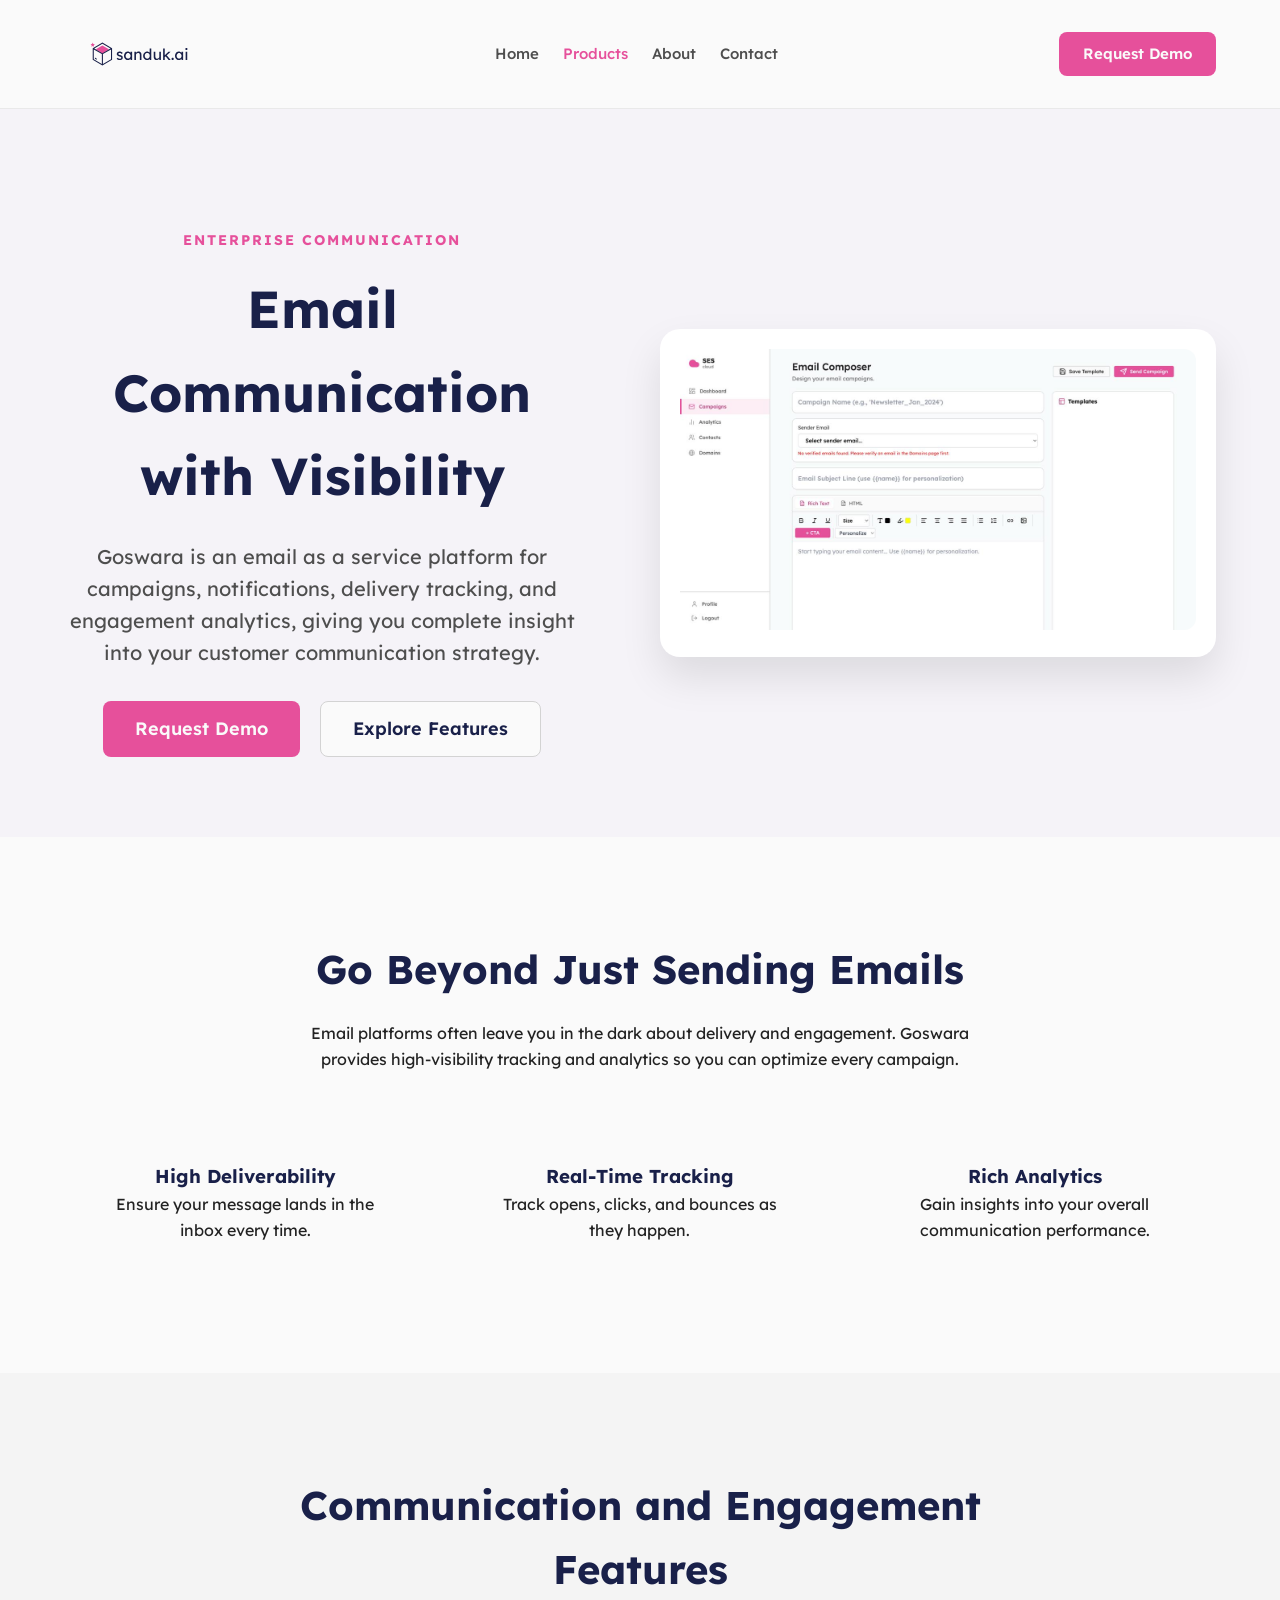
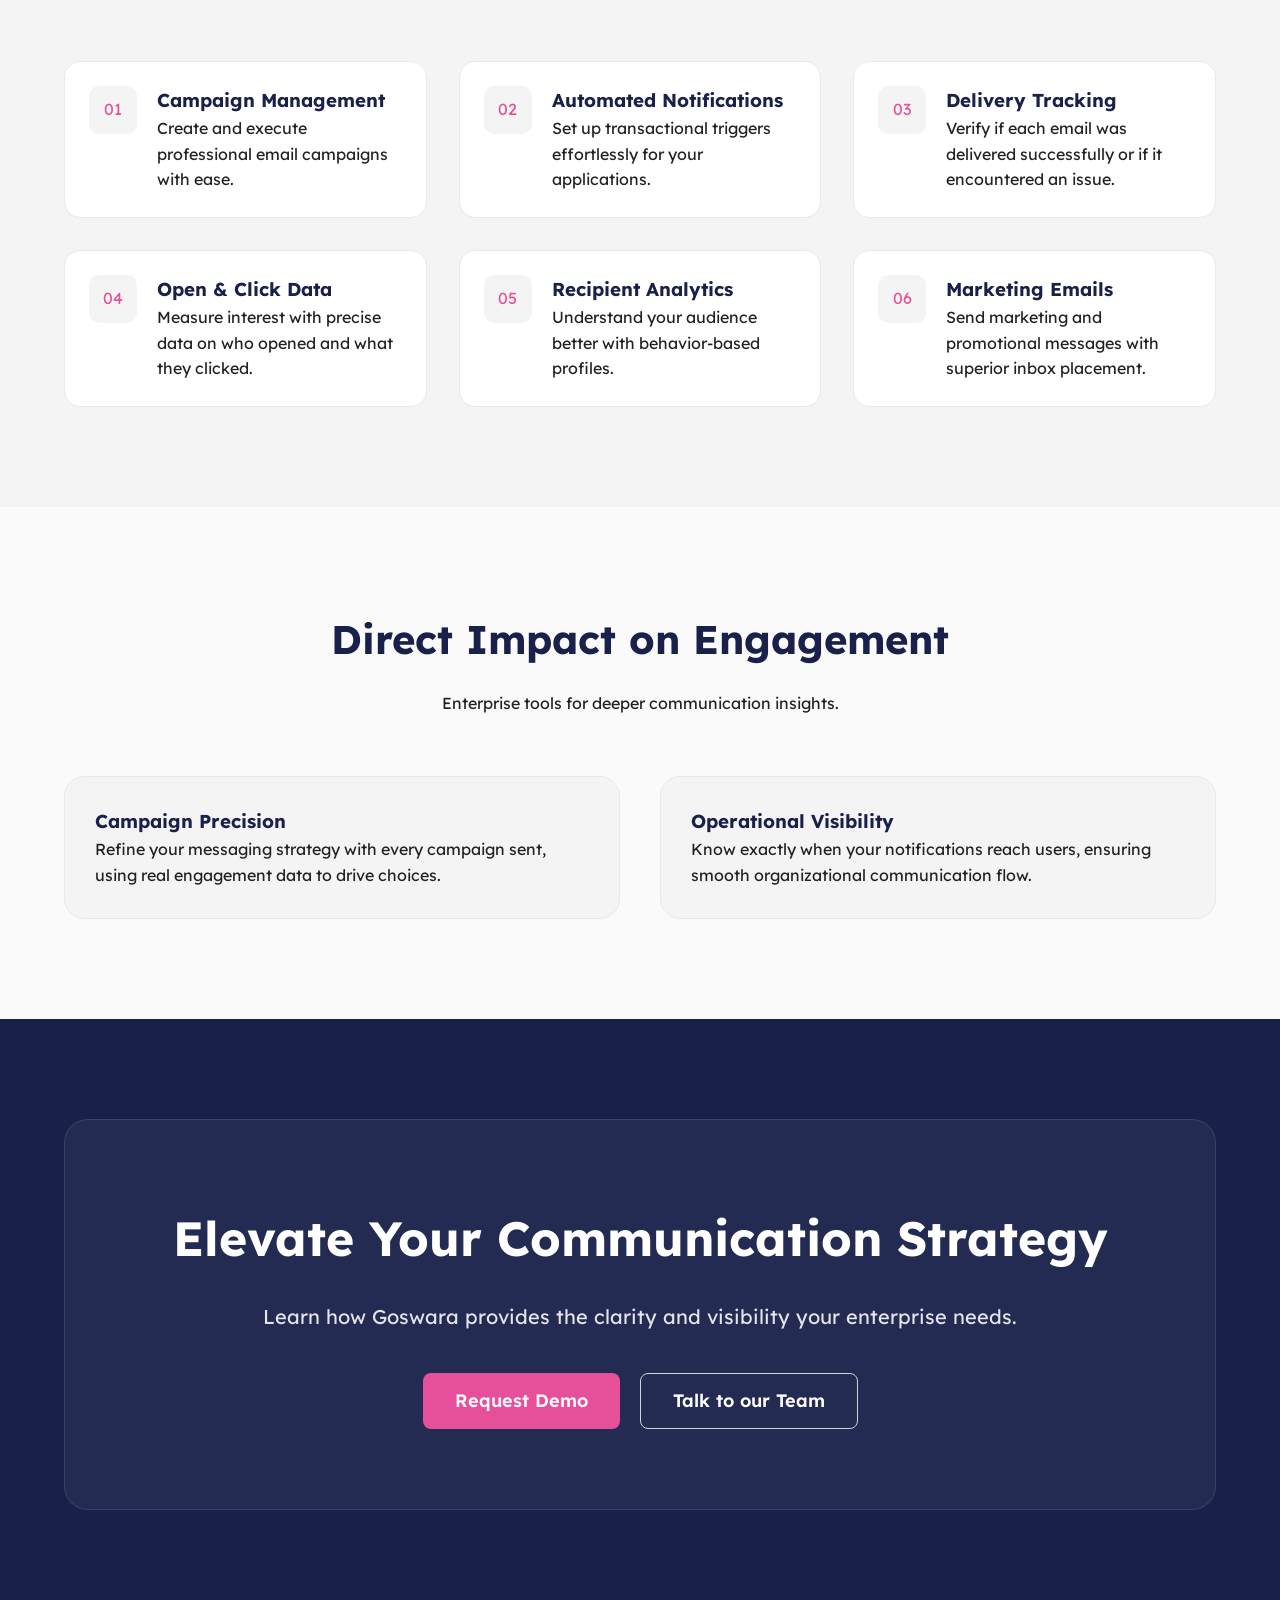
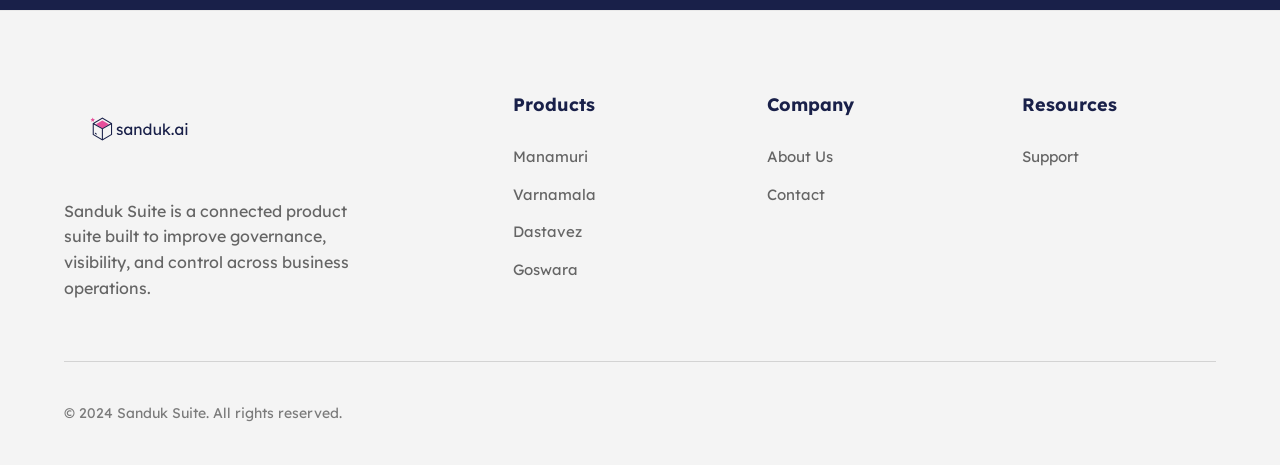
<file: goswara.html>
<!DOCTYPE html>
<html lang="en">
<head>
    <meta charset="UTF-8">
    <meta name="viewport" content="width=device-width, initial-scale=1.0">
    <title>Goswara | Enterprise Email Campaign & Analytics Platform</title>
    <link rel="icon" type="image/png" href="images/Favicon_sanduk.png">
    <link rel="stylesheet" href="style.css">
</head>
<body>
    <!-- Navbar -->
    <nav class="navbar">
        <div class="container">
            <a href="index.html" class="navbar-brand"><img src="images/sanduk_new_logo.svg" alt="Sanduk Suite Logo"></a>
            <div class="navbar-nav">
                <a href="index.html">Home</a>
                <a href="products.html" class="active">Products</a>
                <a href="about.html">About</a>
                <a href="contact.html">Contact</a>
            </div>
            <a href="contact.html" class="btn btn-primary">Request Demo</a>
        </div>
    </nav>

    <!-- Detail Hero -->
    <header class="detail-hero">
        <div class="container">
            <div class="detail-hero-content">
                <span class="eyebrow">Enterprise Communication</span>
                <h1>Email Communication with Visibility</h1>
                <p>Goswara is an email as a service platform for campaigns, notifications, delivery tracking, and engagement analytics, giving you complete insight into your customer communication strategy.</p>
                <div class="button-group">
                    <a href="contact.html" class="btn btn-primary btn-lg">Request Demo</a>
                    <a href="contact.html" class="btn btn-secondary btn-lg">Explore Features</a>
                </div>
            </div>
            <div class="detail-hero-image">
                <img src="images/goswara.png" alt="Goswara Interface">
            </div>
        </div>
    </header>

    <!-- Problem & Solution -->
    <section class="section-light">
        <div class="container text-center">
            <div class="section-header">
                <h2>Go Beyond Just Sending Emails</h2>
                <p>Email platforms often leave you in the dark about delivery and engagement. Goswara provides high-visibility tracking and analytics so you can optimize every campaign.</p>
            </div>
            <div class="grid-3" style="margin-top: 60px;">
                <div class="value-card">
                    <h3>High Deliverability</h3>
                    <p>Ensure your message lands in the inbox every time.</p>
                </div>
                <div class="value-card">
                    <h3>Real-Time Tracking</h3>
                    <p>Track opens, clicks, and bounces as they happen.</p>
                </div>
                <div class="value-card">
                    <h3>Rich Analytics</h3>
                    <p>Gain insights into your overall communication performance.</p>
                </div>
            </div>
        </div>
    </section>

    <!-- Core Capabilities -->
    <section class="section-gray">
        <div class="container">
            <div class="section-header">
                <h2>Communication and Engagement Features</h2>
            </div>
            <div class="feature-list-grid">
                <div class="feature-item">
                    <div class="icon">01</div>
                    <div class="content">
                        <h3>Campaign Management</h3>
                        <p>Create and execute professional email campaigns with ease.</p>
                    </div>
                </div>
                <div class="feature-item">
                    <div class="icon">02</div>
                    <div class="content">
                        <h3>Automated Notifications</h3>
                        <p>Set up transactional triggers effortlessly for your applications.</p>
                    </div>
                </div>
                <div class="feature-item">
                    <div class="icon">03</div>
                    <div class="content">
                        <h3>Delivery Tracking</h3>
                        <p>Verify if each email was delivered successfully or if it encountered an issue.</p>
                    </div>
                </div>
                <div class="feature-item">
                    <div class="icon">04</div>
                    <div class="content">
                        <h3>Open & Click Data</h3>
                        <p>Measure interest with precise data on who opened and what they clicked.</p>
                    </div>
                </div>
                <div class="feature-item">
                    <div class="icon">05</div>
                    <div class="content">
                        <h3>Recipient Analytics</h3>
                        <p>Understand your audience better with behavior-based profiles.</p>
                    </div>
                </div>
                <div class="feature-item">
                    <div class="icon">06</div>
                    <div class="content">
                        <h3>Marketing Emails</h3>
                        <p>Send marketing and promotional messages with superior inbox placement.</p>
                    </div>
                </div>
            </div>
        </div>
    </section>

    <!-- Benefits Section -->
    <section class="section-light">
        <div class="container text-center">
            <div class="section-header">
                <h2>Direct Impact on Engagement</h2>
                <p>Enterprise tools for deeper communication insights.</p>
            </div>
            <div class="grid-2">
                <div class="value-card" style="text-align: left; background: var(--surface-25); border-radius: 20px; border: 1px solid var(--surface-50);">
                    <h3>Campaign Precision</h3>
                    <p>Refine your messaging strategy with every campaign sent, using real engagement data to drive choices.</p>
                </div>
                <div class="value-card" style="text-align: left; background: var(--surface-25); border-radius: 20px; border: 1px solid var(--surface-50);">
                    <h3>Operational Visibility</h3>
                    <p>Know exactly when your notifications reach users, ensuring smooth organizational communication flow.</p>
                </div>
            </div>
        </div>
    </section>

    <!-- Final CTA -->
    <section class="section-dark">
        <div class="container">
            <div class="cta-banner" style="background: rgba(255,255,255,0.05); border: 1px solid rgba(255,255,255,0.1);">
                <h2>Elevate Your Communication Strategy</h2>
                <p>Learn how Goswara provides the clarity and visibility your enterprise needs.</p>
                <div class="button-group">
                    <a href="contact.html" class="btn btn-primary btn-lg">Request Demo</a>
                    <a href="contact.html" class="btn btn-secondary btn-lg" style="background: transparent; color: white;">Talk to our Team</a>
                </div>
            </div>
        </div>
    </section>

    <!-- Footer -->
    <footer>
        <div class="container">
            <div class="footer-grid">
                <div class="footer-brand">
                    <img src="images/sanduk_new_logo.svg" alt="Sanduk Suite Logo">
                    <p>Sanduk Suite is a connected product suite built to improve governance, visibility, and control across business operations.</p>
                </div>
                <div class="footer-links">
                    <h4>Products</h4>
                    <ul>
                        <li><a href="manamuri.html">Manamuri</a></li>
                        <li><a href="varnamala.html">Varnamala</a></li>
                        <li><a href="dastavez.html">Dastavez</a></li>
                        <li><a href="goswara.html">Goswara</a></li>
                    </ul>
                </div>
                <div class="footer-links">
                    <h4>Company</h4>
                    <ul>
                        <li><a href="about.html">About Us</a></li>
                        <li><a href="contact.html">Contact</a></li>
                    </ul>
                </div>
                <div class="footer-links">
                    <h4>Resources</h4>
                    <ul>
                        <li><a href="#">Support</a></li>
                    </ul>
                </div>
            </div>
            <div class="footer-bottom">
                <p>&copy; 2024 Sanduk Suite. All rights reserved.</p>
            </div>
        </div>
    </footer>
</body>
</html>
</file>
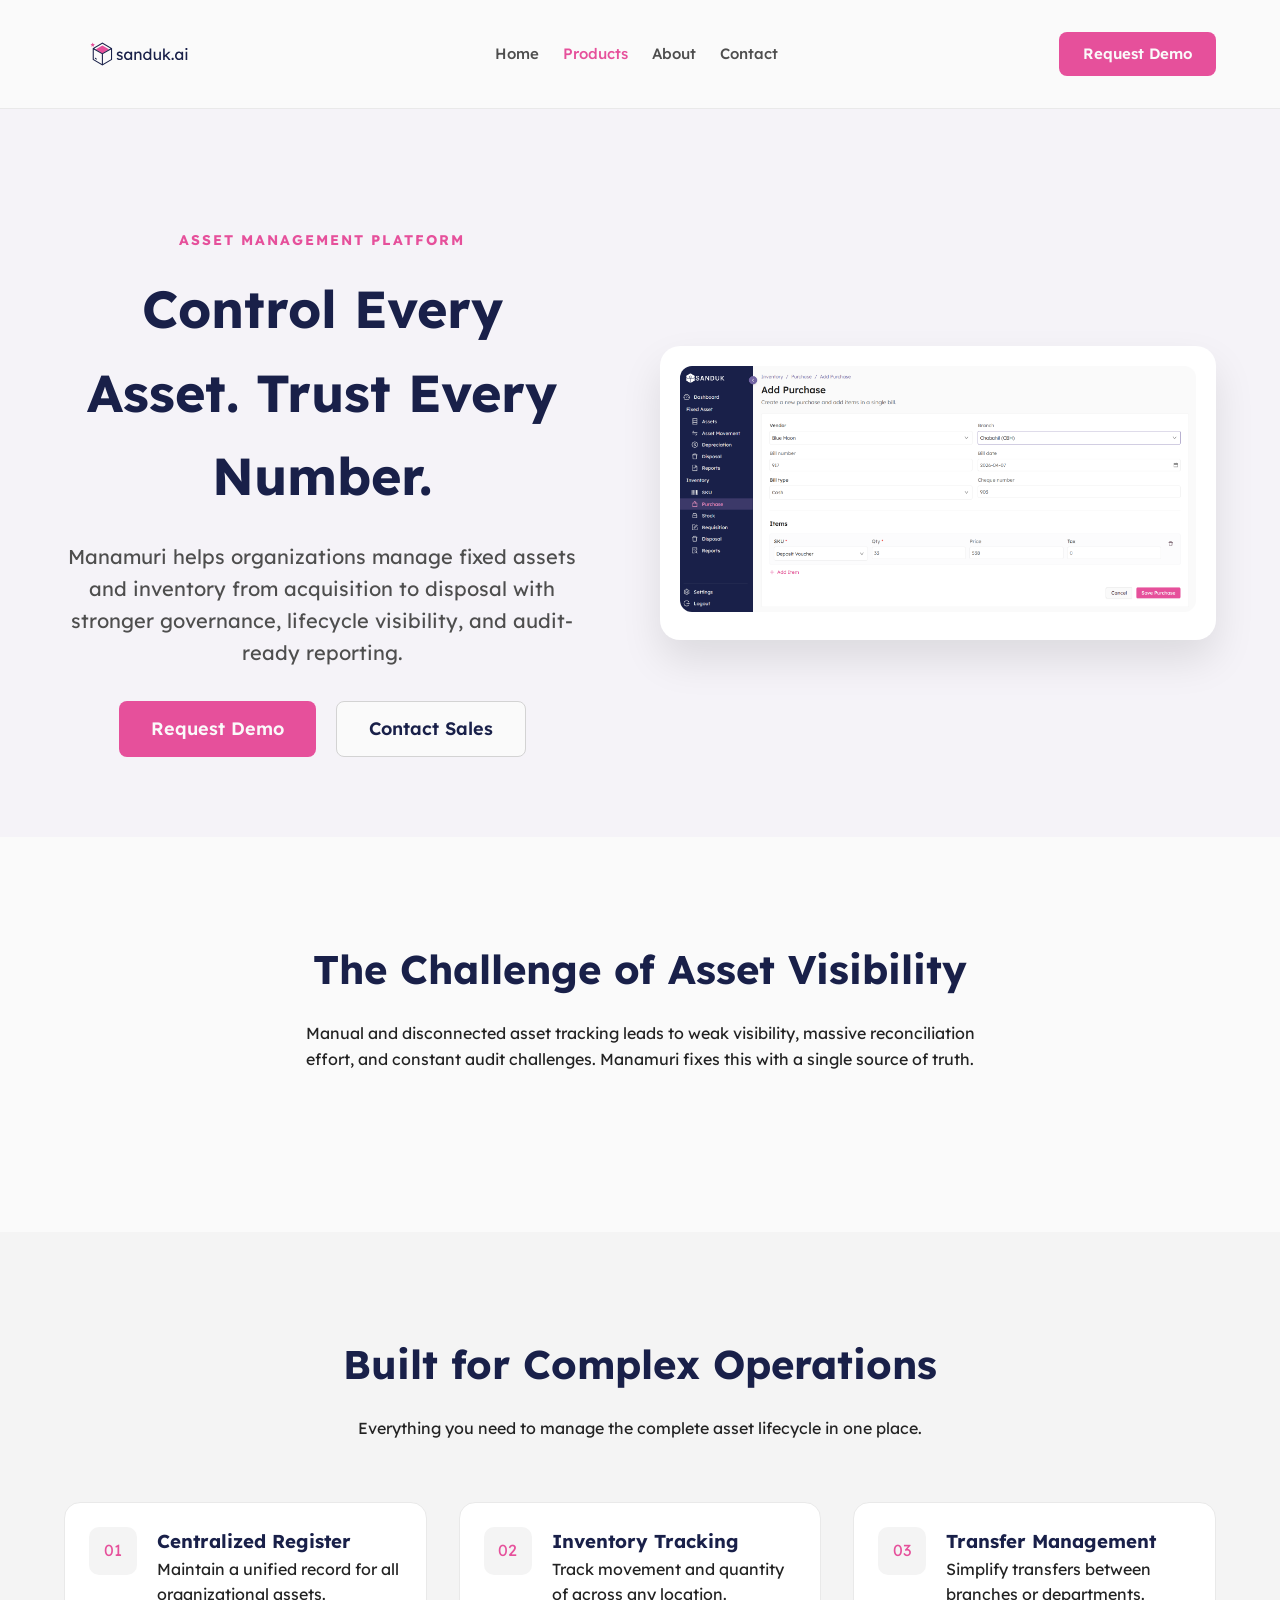
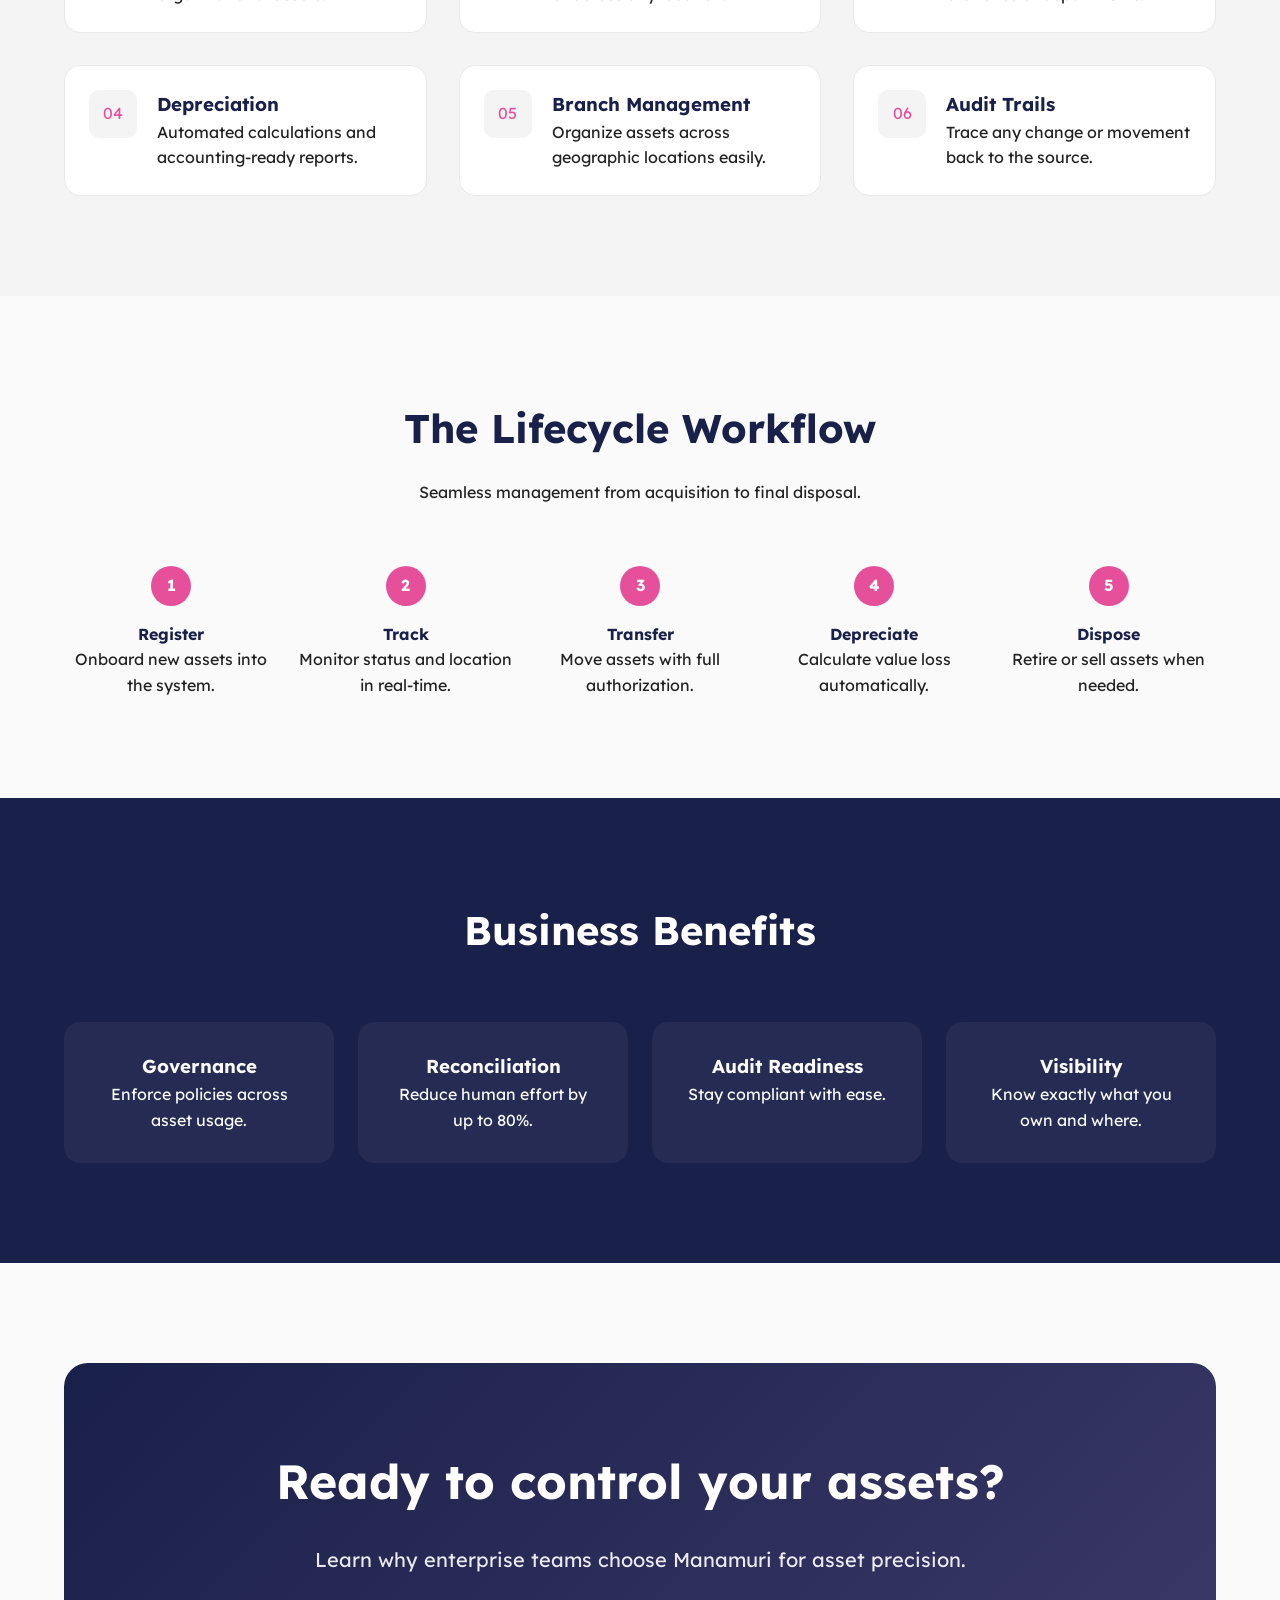
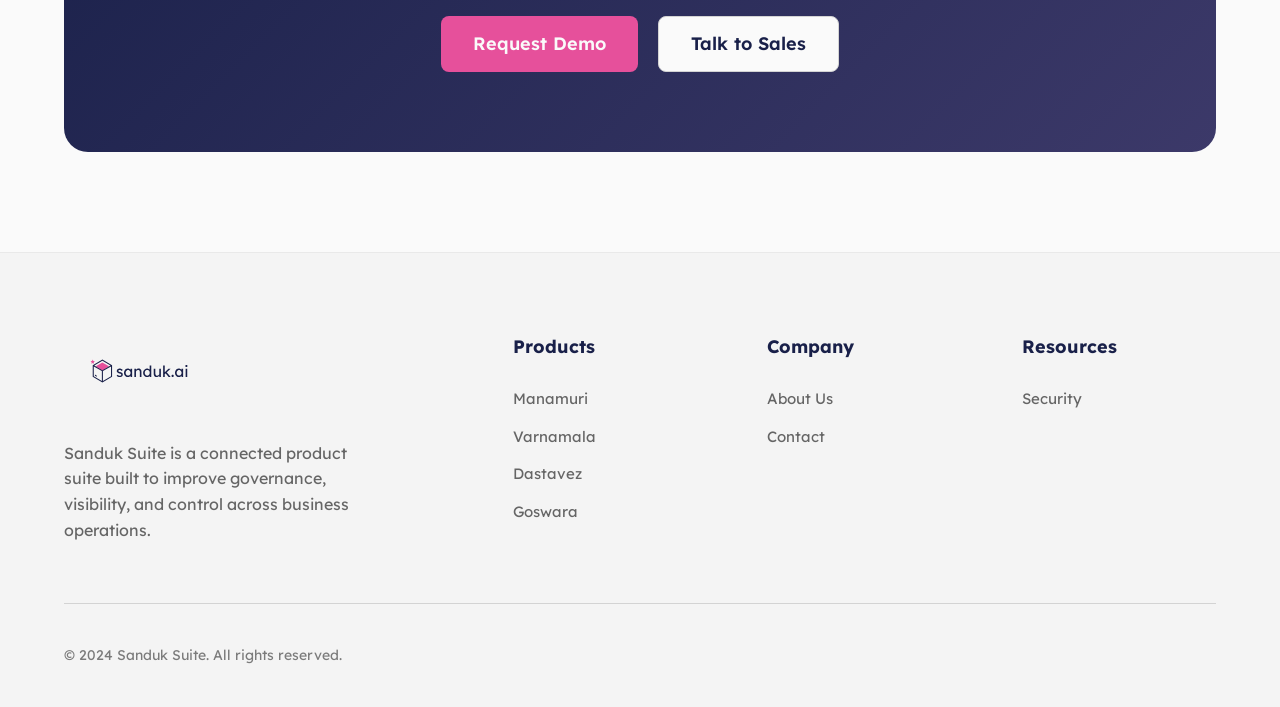
<file: manamuri.html>
<!DOCTYPE html>
<html lang="en">

<head>
    <meta charset="UTF-8">
    <meta name="viewport" content="width=device-width, initial-scale=1.0">
    <title>Manamuri | Fixed Asset & Inventory Management</title>
    <link rel="icon" type="image/png" href="images/Favicon_sanduk.png">
    <link rel="stylesheet" href="style.css">
</head>

<body>
    <!-- Navbar -->
    <nav class="navbar">
        <div class="container">
            <a href="index.html" class="navbar-brand"><img src="images/sanduk_new_logo.svg" alt="Sanduk Suite Logo"></a>
            <div class="navbar-nav">
                <a href="index.html">Home</a>
                <a href="products.html" class="active">Products</a>
                <a href="about.html">About</a>
                <a href="contact.html">Contact</a>
            </div>
            <a href="contact.html" class="btn btn-primary">Request Demo</a>
        </div>
    </nav>

    <!-- Detail Hero -->
    <header class="detail-hero">
        <div class="container">
            <div class="detail-hero-content">
                <span class="eyebrow">Asset Management Platform</span>
                <h1>Control Every Asset. Trust Every Number.</h1>
                <p>Manamuri helps organizations manage fixed assets and inventory from acquisition to disposal with
                    stronger governance, lifecycle visibility, and audit-ready reporting.</p>
                <div class="button-group">
                    <a href="contact.html" class="btn btn-primary btn-lg">Request Demo</a>
                    <a href="contact.html" class="btn btn-secondary btn-lg">Contact Sales</a>
                </div>
            </div>
            <div class="detail-hero-image">
                <img src="images/asset.png" alt="Manamuri Product Screenshot">
            </div>
        </div>
    </header>


    <section class="section-light">
        <div class="container">
            <div class="section-header">
                <h2>The Challenge of Asset Visibility</h2>
                <p>Manual and disconnected asset tracking leads to weak visibility, massive reconciliation effort, and
                    constant audit challenges. Manamuri fixes this with a single source of truth.</p>
            </div>
        </div>
    </section>

    <!-- Core Capabilities -->
    <section class="section-gray">
        <div class="container">
            <div class="section-header text-center">
                <h2>Built for Complex Operations</h2>
                <p>Everything you need to manage the complete asset lifecycle in one place.</p>
            </div>
            <div class="feature-list-grid">
                <div class="feature-item">
                    <div class="icon">01</div>
                    <div class="content">
                        <h3>Centralized Register</h3>
                        <p>Maintain a unified record for all organizational assets.</p>
                    </div>
                </div>
                <div class="feature-item">
                    <div class="icon">02</div>
                    <div class="content">
                        <h3>Inventory Tracking</h3>
                        <p>Track movement and quantity of across any location.</p>
                    </div>
                </div>
                <div class="feature-item">
                    <div class="icon">03</div>
                    <div class="content">
                        <h3>Transfer Management</h3>
                        <p>Simplify transfers between branches or departments.</p>
                    </div>
                </div>
                <div class="feature-item">
                    <div class="icon">04</div>
                    <div class="content">
                        <h3>Depreciation</h3>
                        <p>Automated calculations and accounting-ready reports.</p>
                    </div>
                </div>
                <div class="feature-item">
                    <div class="icon">05</div>
                    <div class="content">
                        <h3>Branch Management</h3>
                        <p>Organize assets across geographic locations easily.</p>
                    </div>
                </div>
                <div class="feature-item">
                    <div class="icon">06</div>
                    <div class="content">
                        <h3>Audit Trails</h3>
                        <p>Trace any change or movement back to the source.</p>
                    </div>
                </div>
            </div>
        </div>
    </section>

    <!-- Workflow Section -->
    <section class="section-light">
        <div class="container">
            <div class="section-header">
                <h2>The Lifecycle Workflow</h2>
                <p>Seamless management from acquisition to final disposal.</p>
            </div>
            <div class="workflow-flex">
                <div class="workflow-step">
                    <div class="step-num">1</div>
                    <h4>Register</h4>
                    <p>Onboard new assets into the system.</p>
                </div>
                <div class="workflow-step">
                    <div class="step-num">2</div>
                    <h4>Track</h4>
                    <p>Monitor status and location in real-time.</p>
                </div>
                <div class="workflow-step">
                    <div class="step-num">3</div>
                    <h4>Transfer</h4>
                    <p>Move assets with full authorization.</p>
                </div>
                <div class="workflow-step">
                    <div class="step-num">4</div>
                    <h4>Depreciate</h4>
                    <p>Calculate value loss automatically.</p>
                </div>
                <div class="workflow-step">
                    <div class="step-num">5</div>
                    <h4>Dispose</h4>
                    <p>Retire or sell assets when needed.</p>
                </div>
            </div>
        </div>
    </section>

    <!-- Benefits -->
    <section class="section-dark">
        <div class="container">
            <div class="section-header">
                <h2 style="color: white;">Business Benefits</h2>
            </div>
            <div class="grid-4">
                <div class="value-card" style="background: rgba(255,255,255,0.05); border-radius: 16px;">
                    <h3>Governance</h3>
                    <p>Enforce policies across asset usage.</p>
                </div>
                <div class="value-card" style="background: rgba(255,255,255,0.05); border-radius: 16px;">
                    <h3>Reconciliation</h3>
                    <p>Reduce human effort by up to 80%.</p>
                </div>
                <div class="value-card" style="background: rgba(255,255,255,0.05); border-radius: 16px;">
                    <h3>Audit Readiness</h3>
                    <p>Stay compliant with ease.</p>
                </div>
                <div class="value-card" style="background: rgba(255,255,255,0.05); border-radius: 16px;">
                    <h3>Visibility</h3>
                    <p>Know exactly what you own and where.</p>
                </div>
            </div>
        </div>
    </section>

    <!-- Final CTA -->
    <section class="section-light">
        <div class="container">
            <div class="cta-banner">
                <h2>Ready to control your assets?</h2>
                <p>Learn why enterprise teams choose Manamuri for asset precision.</p>
                <div class="button-group">
                    <a href="contact.html" class="btn btn-primary btn-lg">Request Demo</a>
                    <a href="contact.html" class="btn btn-secondary btn-lg">Talk to Sales</a>
                </div>
            </div>
        </div>
    </section>

    <!-- Footer same as others -->
    <footer>
        <div class="container">
            <div class="footer-grid">
                <div class="footer-brand">
                    <img src="images/sanduk_new_logo.svg" alt="Sanduk Suite Logo">
                    <p>Sanduk Suite is a connected product suite built to improve governance, visibility, and control
                        across business operations.</p>
                </div>
                <div class="footer-links">
                    <h4>Products</h4>
                    <ul>
                        <li><a href="manamuri.html">Manamuri</a></li>
                        <li><a href="varnamala.html">Varnamala</a></li>
                        <li><a href="dastavez.html">Dastavez</a></li>
                        <li><a href="goswara.html">Goswara</a></li>
                    </ul>
                </div>
                <div class="footer-links">
                    <h4>Company</h4>
                    <ul>
                        <li><a href="about.html">About Us</a></li>
                        <li><a href="contact.html">Contact</a></li>
                    </ul>
                </div>
                <div class="footer-links">
                    <h4>Resources</h4>
                    <ul>
                        <li><a href="#">Security</a></li>
                    </ul>
                </div>
            </div>
            <div class="footer-bottom">
                <p>&copy; 2024 Sanduk Suite. All rights reserved.</p>
            </div>
        </div>
    </footer>
</body>

</html>
</file>
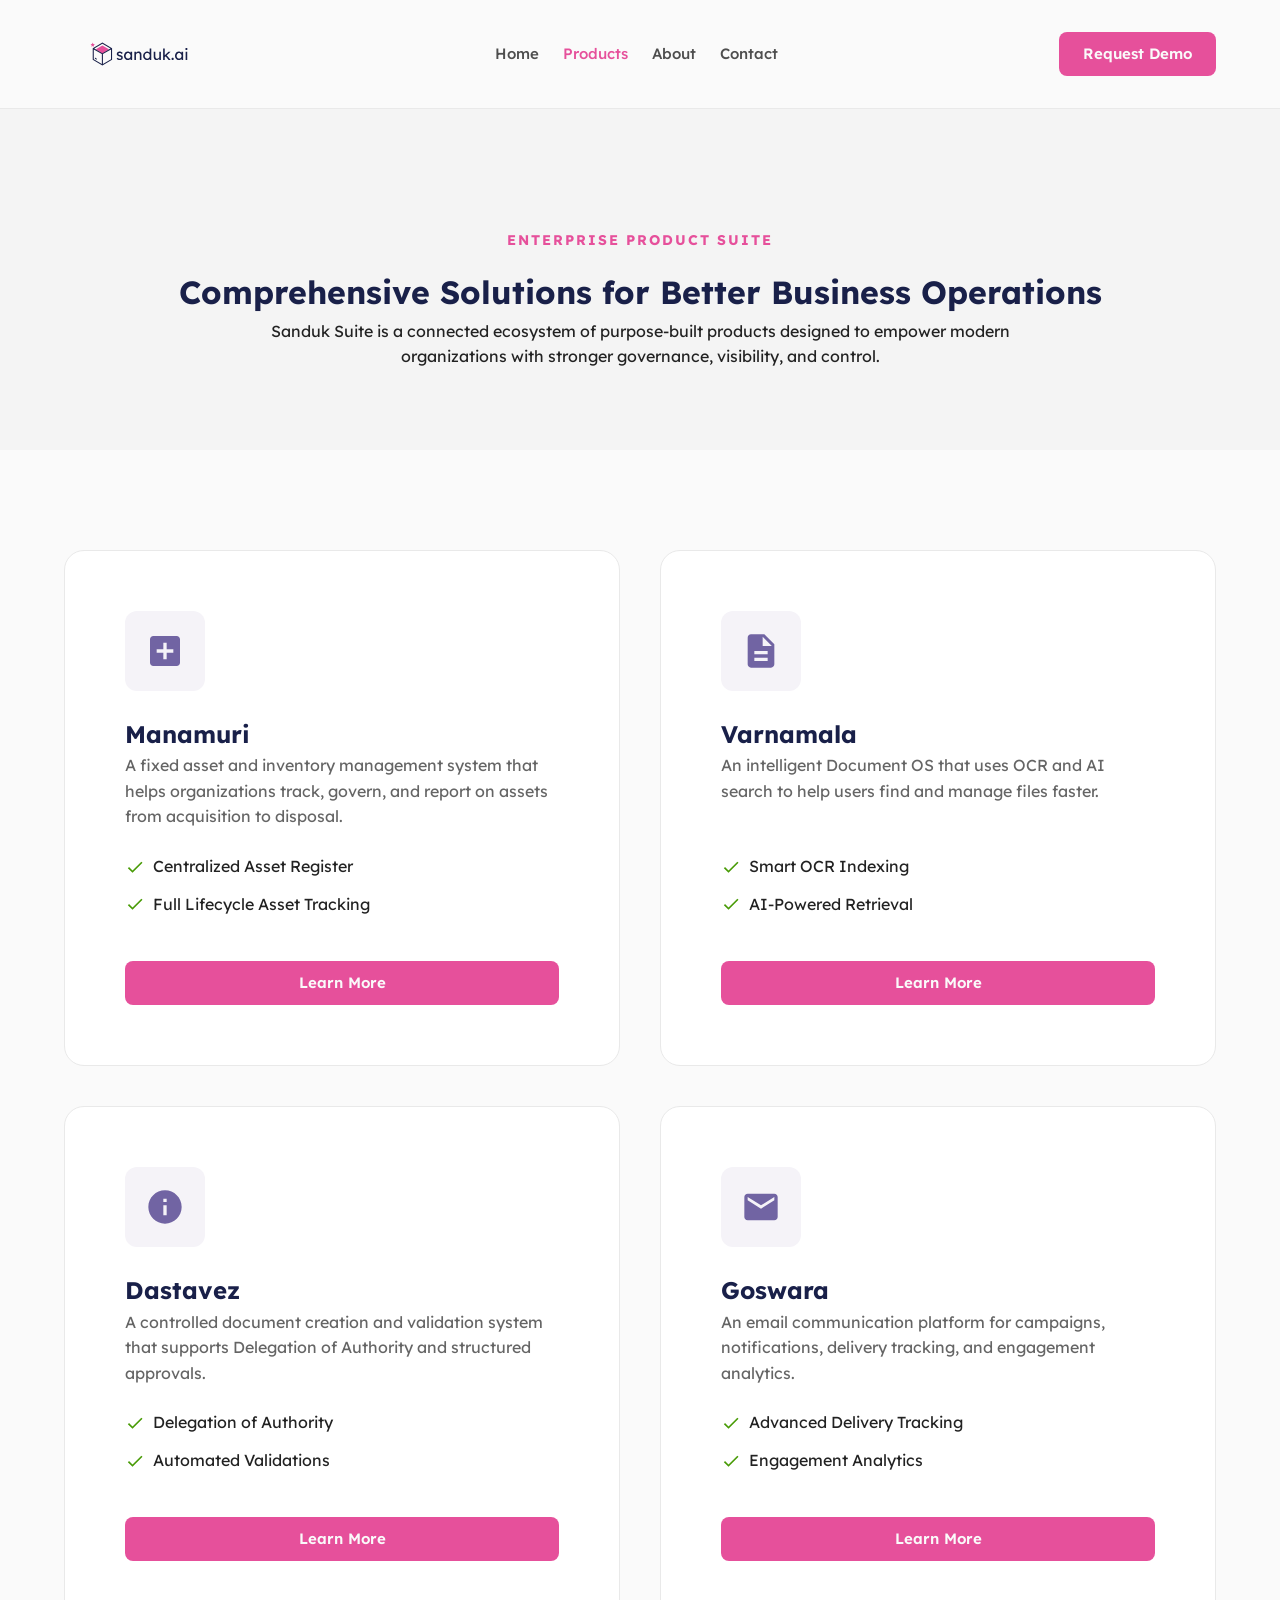
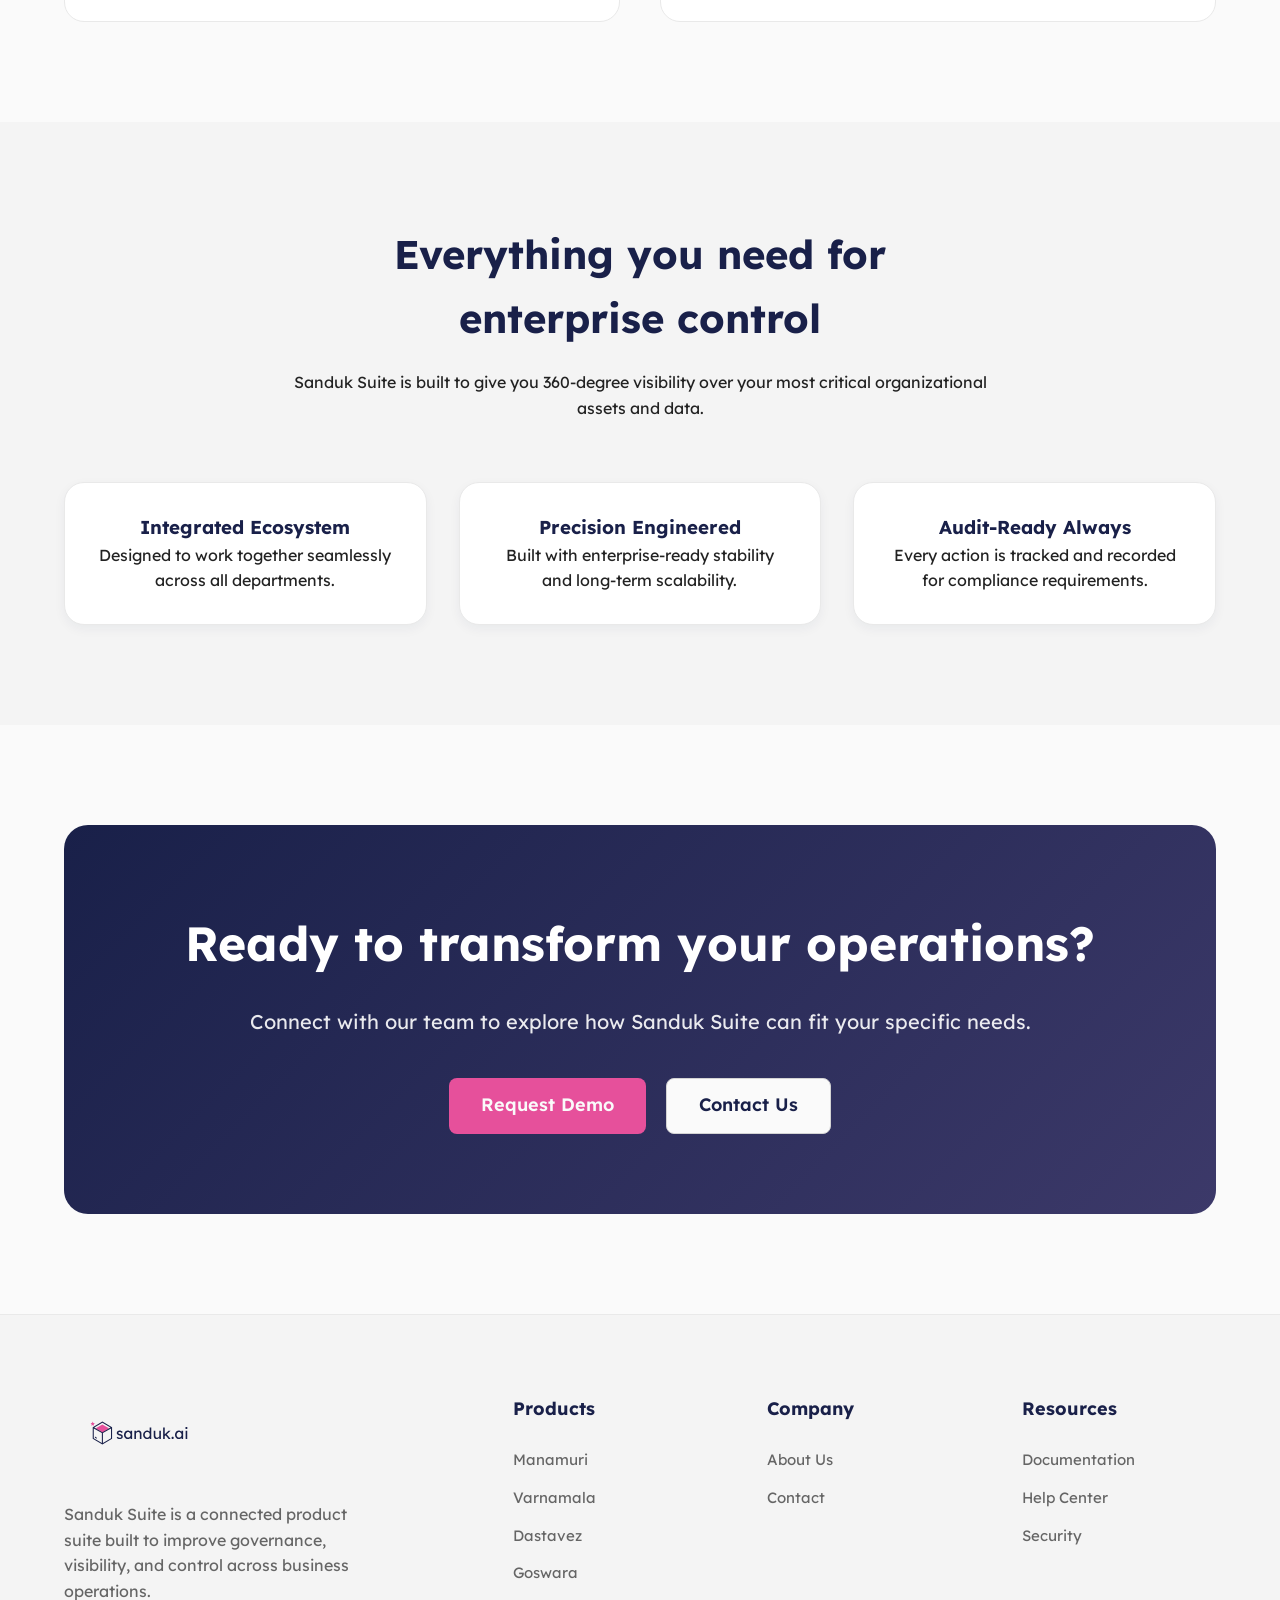
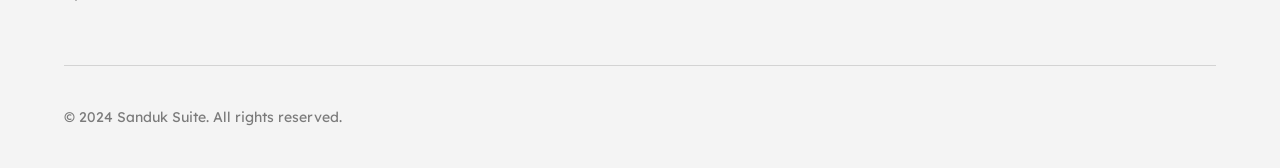
<file: products.html>
<!DOCTYPE html>
<html lang="en">
<head>
    <meta charset="UTF-8">
    <meta name="viewport" content="width=device-width, initial-scale=1.0">
    <title>Our Products | Sanduk Suite</title>
    <meta name="description" content="Explore the connected suite of enterprise products offered by Sanduk Suite: Manamuri, Varnamala, Dastavez, and Goswara.">
    <link rel="icon" type="image/png" href="images/Favicon_sanduk.png">
    <link rel="stylesheet" href="style.css">
</head>
<body>
    <!-- Navbar -->
    <nav class="navbar">
        <div class="container">
            <a href="index.html" class="navbar-brand"><img src="images/sanduk_new_logo.svg" alt="Sanduk Suite Logo"></a>
            <div class="navbar-nav">
                <a href="index.html">Home</a>
                <a href="products.html" class="active">Products</a>
                <a href="about.html">About</a>
                <a href="contact.html">Contact</a>
            </div>
            <a href="contact.html" class="btn btn-primary">Request Demo</a>
        </div>
    </nav>

    <!-- Page Hero -->
    <header class="section-gray" style="padding: 120px 0 80px;">
        <div class="container text-center">
            <span class="eyebrow">Enterprise Product Suite</span>
            <h1>Comprehensive Solutions for Better Business Operations</h1>
            <p style="max-width: 800px; margin: 0 auto;">Sanduk Suite is a connected ecosystem of purpose-built products designed to empower modern organizations with stronger governance, visibility, and control.</p>
        </div>
    </header>

    <!-- Product Grid -->
    <section class="section-light">
        <div class="container">
            <div class="grid-2">
                <!-- Manamuri Card -->
                <div class="product-card" style="padding: 60px;">
                    <div class="icon" style="width: 80px; height: 80px;">
                        <svg class="icon-svg" style="width: 40px; height: 40px;" viewBox="0 0 24 24"><path d="M19 3H5c-1.1 0-2 .9-2 2v14c0 1.1.9 2 2 2h14c1.1 0 2-.9 2-2V5c0-1.1-.9-2-2-2zm-2 10h-4v4h-2v-4H7v-2h4V7h2v4h4v2z"/></svg>
                    </div>
                    <h2>Manamuri</h2>
                    <p>A fixed asset and inventory management system that helps organizations track, govern, and report on assets from acquisition to disposal.</p>
                    <ul style="list-style: none; margin-bottom: 32px;">
                        <li style="margin-bottom: 12px; display: flex; align-items: center; gap: 8px;"><svg style="width: 20px; height: 20px; color: var(--success-500);" viewBox="0 0 24 24" fill="currentColor"><path d="M9 16.17l-4.17-4.17-1.42 1.41L9 19 21 7l-1.41-1.41z"/></svg> Centralized Asset Register</li>
                        <li style="margin-bottom: 12px; display: flex; align-items: center; gap: 8px;"><svg style="width: 20px; height: 20px; color: var(--success-500);" viewBox="0 0 24 24" fill="currentColor"><path d="M9 16.17l-4.17-4.17-1.42 1.41L9 19 21 7l-1.41-1.41z"/></svg> Full Lifecycle Asset Tracking</li>
                    </ul>
                    <a href="manamuri.html" class="btn btn-primary">Learn More</a>
                </div>

                <!-- Varnamala Card -->
                <div class="product-card" style="padding: 60px;">
                    <div class="icon" style="width: 80px; height: 80px;">
                        <svg class="icon-svg" style="width: 40px; height: 40px;" viewBox="0 0 24 24"><path d="M14 2H6c-1.1 0-1.99.9-1.99 2L4 20c0 1.1.89 2 1.99 2H18c1.1 0 2-.9 2-2V8l-6-6zm2 16H8v-2h8v2zm0-4H8v-2h8v2zm-3-5V3.5L18.5 9H13z"/></svg>
                    </div>
                    <h2>Varnamala</h2>
                    <p>An intelligent Document OS that uses OCR and AI search to help users find and manage files faster.</p>
                    <ul style="list-style: none; margin-bottom: 32px;">
                        <li style="margin-bottom: 12px; display: flex; align-items: center; gap: 8px;"><svg style="width: 20px; height: 20px; color: var(--success-500);" viewBox="0 0 24 24" fill="currentColor"><path d="M9 16.17l-4.17-4.17-1.42 1.41L9 19 21 7l-1.41-1.41z"/></svg> Smart OCR Indexing</li>
                        <li style="margin-bottom: 12px; display: flex; align-items: center; gap: 8px;"><svg style="width: 20px; height: 20px; color: var(--success-500);" viewBox="0 0 24 24" fill="currentColor"><path d="M9 16.17l-4.17-4.17-1.42 1.41L9 19 21 7l-1.41-1.41z"/></svg> AI-Powered Retrieval</li>
                    </ul>
                    <a href="varnamala.html" class="btn btn-primary">Learn More</a>
                </div>

                <!-- Dastavez Card -->
                <div class="product-card" style="padding: 60px;">
                    <div class="icon" style="width: 80px; height: 80px;">
                        <svg class="icon-svg" style="width: 40px; height: 40px;" viewBox="0 0 24 24"><path d="M12 2C6.48 2 2 6.48 2 12s4.48 10 10 10 10-4.48 10-10S17.52 2 12 2zm1 15h-2v-6h2v6zm0-8h-2V7h2v2z"/></svg>
                    </div>
                    <h2>Dastavez</h2>
                    <p>A controlled document creation and validation system that supports Delegation of Authority and structured approvals.</p>
                    <ul style="list-style: none; margin-bottom: 32px;">
                        <li style="margin-bottom: 12px; display: flex; align-items: center; gap: 8px;"><svg style="width: 20px; height: 20px; color: var(--success-500);" viewBox="0 0 24 24" fill="currentColor"><path d="M9 16.17l-4.17-4.17-1.42 1.41L9 19 21 7l-1.41-1.41z"/></svg> Delegation of Authority</li>
                        <li style="margin-bottom: 12px; display: flex; align-items: center; gap: 8px;"><svg style="width: 20px; height: 20px; color: var(--success-500);" viewBox="0 0 24 24" fill="currentColor"><path d="M9 16.17l-4.17-4.17-1.42 1.41L9 19 21 7l-1.41-1.41z"/></svg> Automated Validations</li>
                    </ul>
                    <a href="dastavez.html" class="btn btn-primary">Learn More</a>
                </div>

                <!-- Goswara Card -->
                <div class="product-card" style="padding: 60px;">
                    <div class="icon" style="width: 80px; height: 80px;">
                        <svg class="icon-svg" style="width: 40px; height: 40px;" viewBox="0 0 24 24"><path d="M20 4H4c-1.1 0-1.99.9-1.99 2L2 18c0 1.1.9 2 2 2h16c1.1 0 2-.9 2-2V6c0-1.1-.9-2-2-2zm0 4l-8 5-8-5V6l8 5 8-5v2z"/></svg>
                    </div>
                    <h2>Goswara</h2>
                    <p>An email communication platform for campaigns, notifications, delivery tracking, and engagement analytics.</p>
                    <ul style="list-style: none; margin-bottom: 32px;">
                        <li style="margin-bottom: 12px; display: flex; align-items: center; gap: 8px;"><svg style="width: 20px; height: 20px; color: var(--success-500);" viewBox="0 0 24 24" fill="currentColor"><path d="M9 16.17l-4.17-4.17-1.42 1.41L9 19 21 7l-1.41-1.41z"/></svg> Advanced Delivery Tracking</li>
                        <li style="margin-bottom: 12px; display: flex; align-items: center; gap: 8px;"><svg style="width: 20px; height: 20px; color: var(--success-500);" viewBox="0 0 24 24" fill="currentColor"><path d="M9 16.17l-4.17-4.17-1.42 1.41L9 19 21 7l-1.41-1.41z"/></svg> Engagement Analytics</li>
                    </ul>
                    <a href="goswara.html" class="btn btn-primary">Learn More</a>
                </div>
            </div>
        </div>
    </section>

    <!-- Why Section -->
    <section class="section-gray">
        <div class="container text-center">
            <div class="section-header">
                <h2>Everything you need for enterprise control</h2>
                <p>Sanduk Suite is built to give you 360-degree visibility over your most critical organizational assets and data.</p>
            </div>
            <div class="grid-3">
                <div class="value-card" style="background: white; border-radius: 20px; border: 1px solid var(--surface-50); box-shadow: var(--shadow-sm);">
                    <h3>Integrated Ecosystem</h3>
                    <p>Designed to work together seamlessly across all departments.</p>
                </div>
                <div class="value-card" style="background: white; border-radius: 20px; border: 1px solid var(--surface-50); box-shadow: var(--shadow-sm);">
                    <h3>Precision Engineered</h3>
                    <p>Built with enterprise-ready stability and long-term scalability.</p>
                </div>
                <div class="value-card" style="background: white; border-radius: 20px; border: 1px solid var(--surface-50); box-shadow: var(--shadow-sm);">
                    <h3>Audit-Ready Always</h3>
                    <p>Every action is tracked and recorded for compliance requirements.</p>
                </div>
            </div>
        </div>
    </section>

    <!-- CTA Section -->
    <section class="section-light">
        <div class="container text-center">
            <div class="cta-banner">
                <h2>Ready to transform your operations?</h2>
                <p>Connect with our team to explore how Sanduk Suite can fit your specific needs.</p>
                <div class="button-group">
                    <a href="contact.html" class="btn btn-primary btn-lg">Request Demo</a>
                    <a href="contact.html" class="btn btn-secondary btn-lg">Contact Us</a>
                </div>
            </div>
        </div>
    </section>

    <!-- Footer -->
    <footer>
        <div class="container">
            <div class="footer-grid">
                <div class="footer-brand">
                    <img src="images/sanduk_new_logo.svg" alt="Sanduk Suite Logo">
                    <p>Sanduk Suite is a connected product suite built to improve governance, visibility, and control across business operations.</p>
                </div>
                <!-- same footer links as index -->
                <div class="footer-links">
                    <h4>Products</h4>
                    <ul>
                        <li><a href="manamuri.html">Manamuri</a></li>
                        <li><a href="varnamala.html">Varnamala</a></li>
                        <li><a href="dastavez.html">Dastavez</a></li>
                        <li><a href="goswara.html">Goswara</a></li>
                    </ul>
                </div>
                <div class="footer-links">
                    <h4>Company</h4>
                    <ul>
                        <li><a href="about.html">About Us</a></li>
                        <li><a href="contact.html">Contact</a></li>
                    </ul>
                </div>
                <div class="footer-links">
                    <h4>Resources</h4>
                    <ul>
                        <li><a href="#">Documentation</a></li>
                        <li><a href="#">Help Center</a></li>
                        <li><a href="#">Security</a></li>
                    </ul>
                </div>
            </div>
            <div class="footer-bottom">
                <p>&copy; 2024 Sanduk Suite. All rights reserved.</p>
            </div>
        </div>
    </footer>
</body>
</html>
</file>
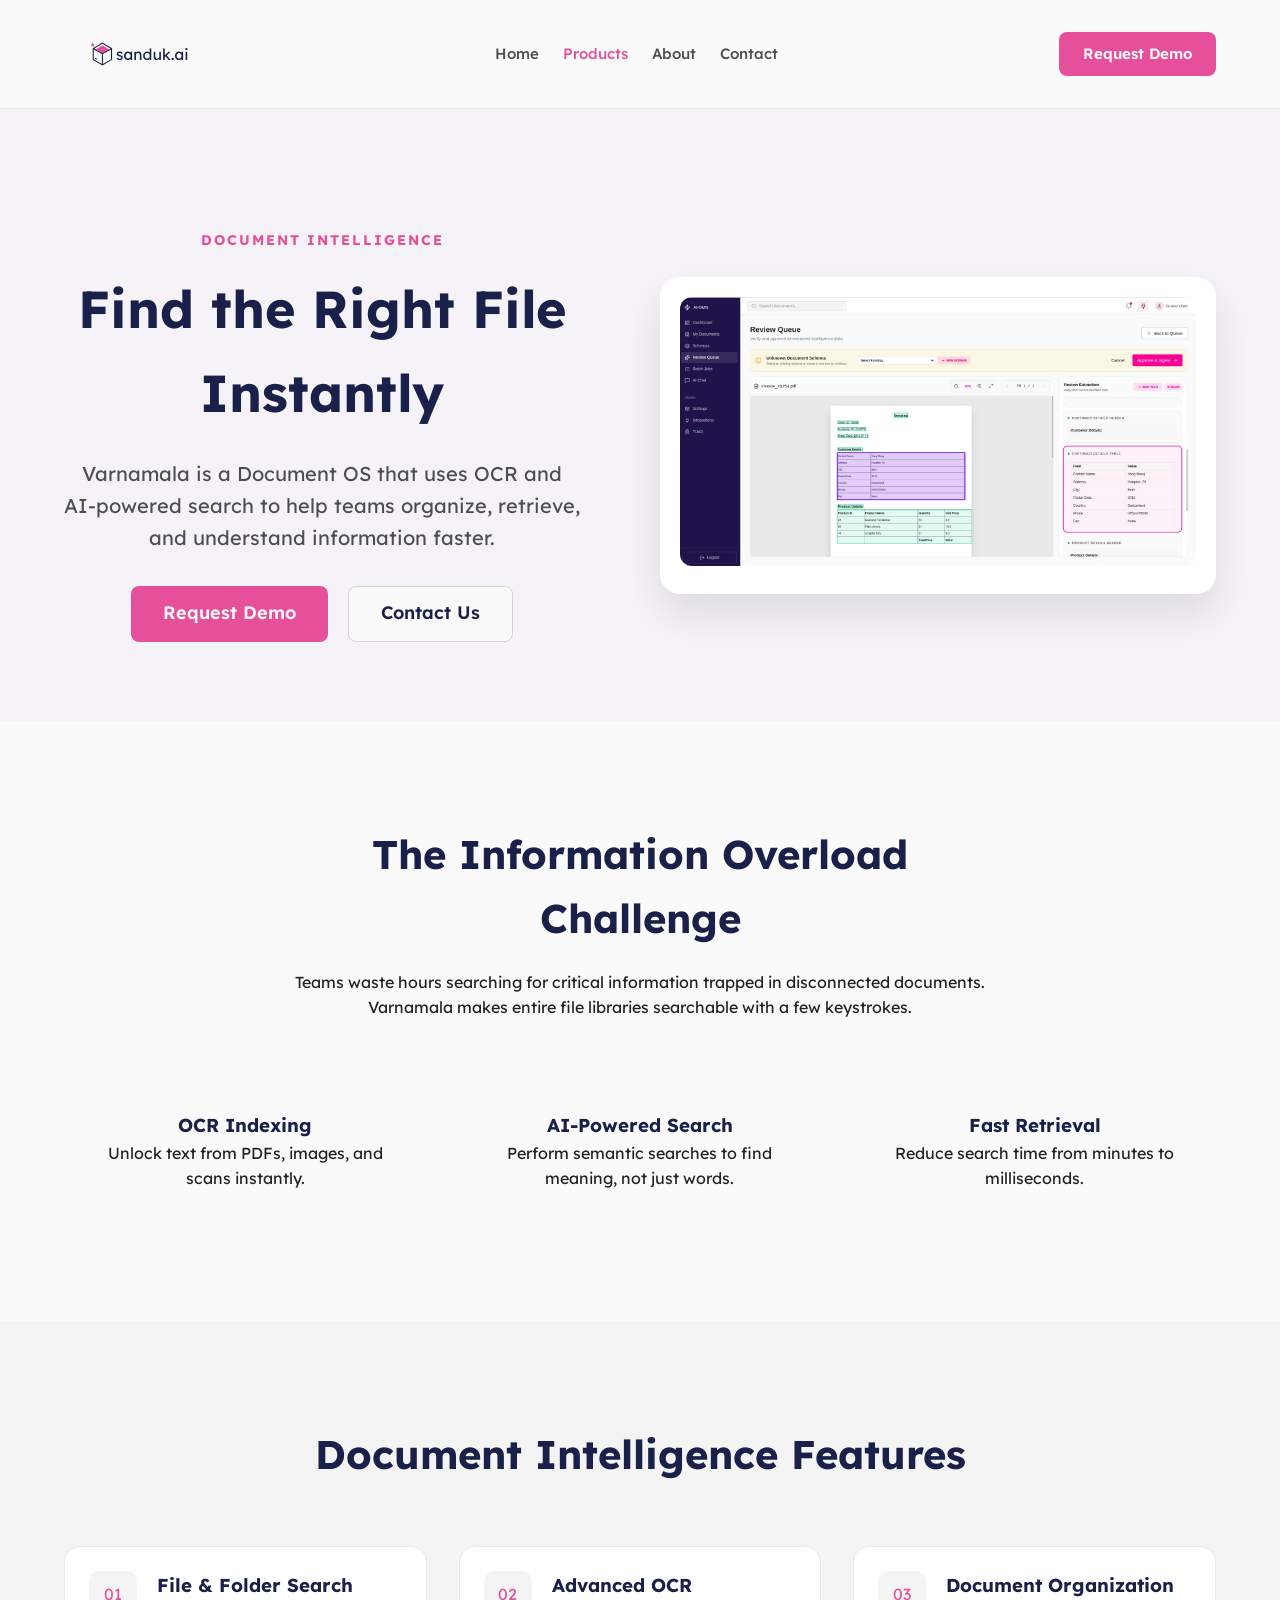
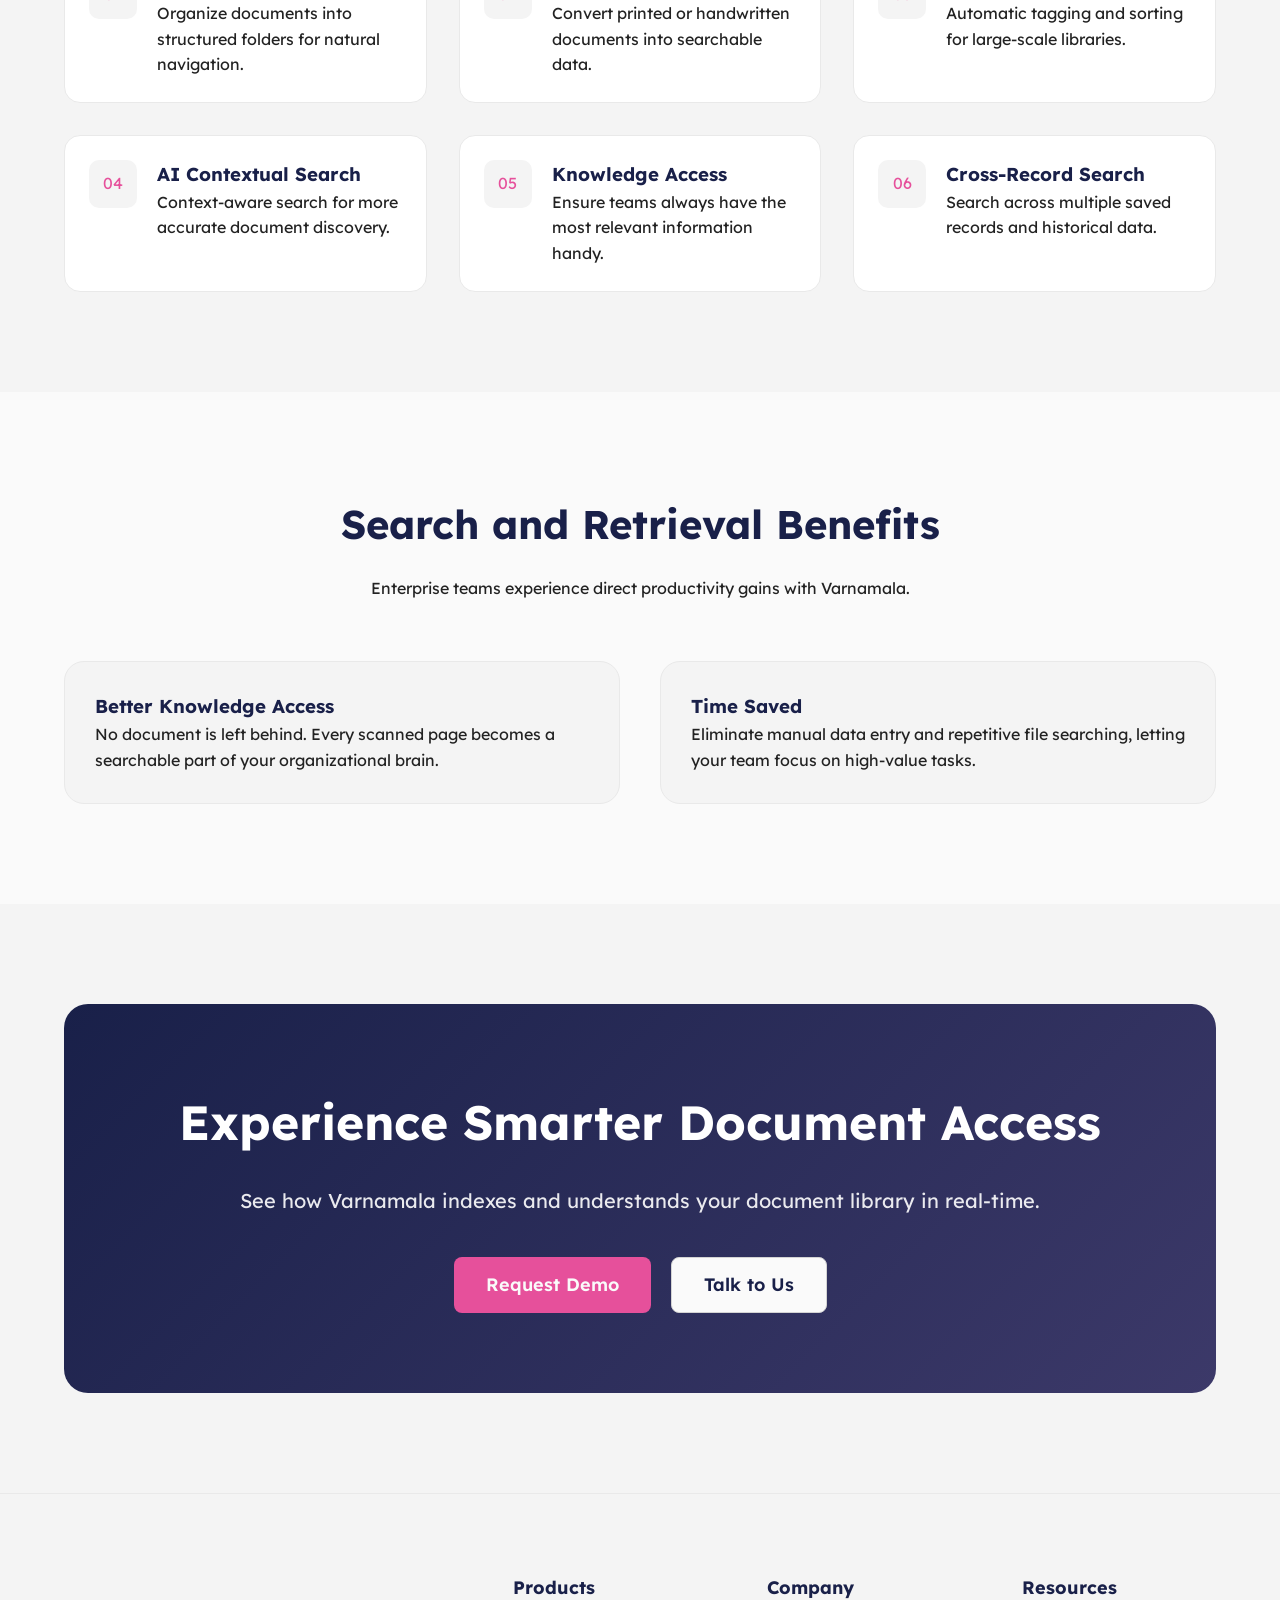
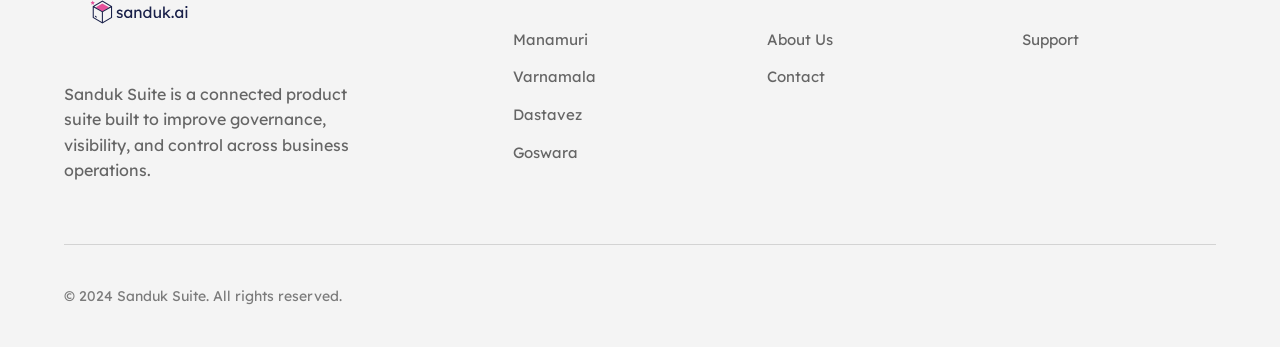
<file: varnamala.html>
<!DOCTYPE html>
<html lang="en">
<head>
    <meta charset="UTF-8">
    <meta name="viewport" content="width=device-width, initial-scale=1.0">
    <title>Varnamala | AI-Powered Document Search & OCR</title>
    <link rel="icon" type="image/png" href="images/Favicon_sanduk.png">
    <link rel="stylesheet" href="style.css">
</head>
<body>
    <!-- Navbar -->
    <nav class="navbar">
        <div class="container">
            <a href="index.html" class="navbar-brand"><img src="images/sanduk_new_logo.svg" alt="Sanduk Suite Logo"></a>
            <div class="navbar-nav">
                <a href="index.html">Home</a>
                <a href="products.html" class="active">Products</a>
                <a href="about.html">About</a>
                <a href="contact.html">Contact</a>
            </div>
            <a href="contact.html" class="btn btn-primary">Request Demo</a>
        </div>
    </nav>

    <!-- Detail Hero -->
    <header class="detail-hero">
        <div class="container">
            <div class="detail-hero-content">
                <span class="eyebrow">Document Intelligence</span>
                <h1>Find the Right File Instantly</h1>
                <p>Varnamala is a Document OS that uses OCR and AI-powered search to help teams organize, retrieve, and understand information faster.</p>
                <div class="button-group">
                    <a href="contact.html" class="btn btn-primary btn-lg">Request Demo</a>
                    <a href="contact.html" class="btn btn-secondary btn-lg">Contact Us</a>
                </div>
            </div>
            <div class="detail-hero-image">
                <img src="images/varnamala.png" alt="Varnamala Interface">
            </div>
        </div>
    </header>

    <!-- Problem & Solution -->
    <section class="section-light">
        <div class="container text-center">
            <div class="section-header">
                <h2>The Information Overload Challenge</h2>
                <p>Teams waste hours searching for critical information trapped in disconnected documents. Varnamala makes entire file libraries searchable with a few keystrokes.</p>
            </div>
            <div class="grid-3" style="margin-top: 60px;">
                <div class="value-card">
                    <h3>OCR Indexing</h3>
                    <p>Unlock text from PDFs, images, and scans instantly.</p>
                </div>
                <div class="value-card">
                    <h3>AI-Powered Search</h3>
                    <p>Perform semantic searches to find meaning, not just words.</p>
                </div>
                <div class="value-card">
                    <h3>Fast Retrieval</h3>
                    <p>Reduce search time from minutes to milliseconds.</p>
                </div>
            </div>
        </div>
    </section>

    <!-- Core Capabilities -->
    <section class="section-gray">
        <div class="container">
            <div class="section-header">
                <h2>Document Intelligence Features</h2>
            </div>
            <div class="feature-list-grid">
                <div class="feature-item">
                    <div class="icon">01</div>
                    <div class="content">
                        <h3>File & Folder Search</h3>
                        <p>Organize documents into structured folders for natural navigation.</p>
                    </div>
                </div>
                <div class="feature-item">
                    <div class="icon">02</div>
                    <div class="content">
                        <h3>Advanced OCR</h3>
                        <p>Convert printed or handwritten documents into searchable data.</p>
                    </div>
                </div>
                <div class="feature-item">
                    <div class="icon">03</div>
                    <div class="content">
                        <h3>Document Organization</h3>
                        <p>Automatic tagging and sorting for large-scale libraries.</p>
                    </div>
                </div>
                <div class="feature-item">
                    <div class="icon">04</div>
                    <div class="content">
                        <h3>AI Contextual Search</h3>
                        <p>Context-aware search for more accurate document discovery.</p>
                    </div>
                </div>
                <div class="feature-item">
                    <div class="icon">05</div>
                    <div class="content">
                        <h3>Knowledge Access</h3>
                        <p>Ensure teams always have the most relevant information handy.</p>
                    </div>
                </div>
                <div class="feature-item">
                    <div class="icon">06</div>
                    <div class="content">
                        <h3>Cross-Record Search</h3>
                        <p>Search across multiple saved records and historical data.</p>
                    </div>
                </div>
            </div>
        </div>
    </section>

    <!-- Benefits Section -->
    <section class="section-light">
        <div class="container text-center">
            <div class="section-header">
                <h2>Search and Retrieval Benefits</h2>
                <p>Enterprise teams experience direct productivity gains with Varnamala.</p>
            </div>
            <div class="grid-2">
                <div class="value-card" style="text-align: left; background: var(--surface-25); border-radius: 20px; border: 1px solid var(--surface-50);">
                    <h3>Better Knowledge Access</h3>
                    <p>No document is left behind. Every scanned page becomes a searchable part of your organizational brain.</p>
                </div>
                <div class="value-card" style="text-align: left; background: var(--surface-25); border-radius: 20px; border: 1px solid var(--surface-50);">
                    <h3>Time Saved</h3>
                    <p>Eliminate manual data entry and repetitive file searching, letting your team focus on high-value tasks.</p>
                </div>
            </div>
        </div>
    </section>

    <!-- Final CTA -->
    <section class="section-gray">
        <div class="container">
            <div class="cta-banner">
                <h2>Experience Smarter Document Access</h2>
                <p>See how Varnamala indexes and understands your document library in real-time.</p>
                <div class="button-group">
                    <a href="contact.html" class="btn btn-primary btn-lg">Request Demo</a>
                    <a href="contact.html" class="btn btn-secondary btn-lg">Talk to Us</a>
                </div>
            </div>
        </div>
    </section>

    <!-- Footer same as others -->
    <footer>
        <div class="container">
            <div class="footer-grid">
                <div class="footer-brand">
                    <img src="images/sanduk_new_logo.svg" alt="Sanduk Suite Logo">
                    <p>Sanduk Suite is a connected product suite built to improve governance, visibility, and control across business operations.</p>
                </div>
                <div class="footer-links">
                    <h4>Products</h4>
                    <ul>
                        <li><a href="manamuri.html">Manamuri</a></li>
                        <li><a href="varnamala.html">Varnamala</a></li>
                        <li><a href="dastavez.html">Dastavez</a></li>
                        <li><a href="goswara.html">Goswara</a></li>
                    </ul>
                </div>
                <div class="footer-links">
                    <h4>Company</h4>
                    <ul>
                        <li><a href="about.html">About Us</a></li>
                        <li><a href="contact.html">Contact</a></li>
                    </ul>
                </div>
                <div class="footer-links">
                    <h4>Resources</h4>
                    <ul>
                        <li><a href="#">Support</a></li>
                    </ul>
                </div>
            </div>
            <div class="footer-bottom">
                <p>&copy; 2024 Sanduk Suite. All rights reserved.</p>
            </div>
        </div>
    </footer>
</body>
</html>
</file>
<file: style.css>
@import url('https://fonts.googleapis.com/css2?family=Lexend+Deca:wght@300;400;500;600;700&display=swap');

:root {
  /* Surface Colors */
  --surface-10: #FAFAFA;
  --surface-25: #F4F4F4;
  --surface-50: #E9E9E9;
  --surface-100: #D3D3D3;
  --surface-200: #BDBDBD;
  --surface-300: #A7A7A7;
  --surface-400: #919191;
  --surface-500: #7B7B7B;
  --surface-600: #656565;
  --surface-700: #4E4E4E;
  --surface-800: #383838;
  --surface-900: #222222;

  /* Primary Colors (Magenta/Pink) */
  --primary-50: #FCEDF5;
  --primary-100: #FADCEB;
  --primary-300: #F096C3;
  --primary-500: #E6509B;
  --primary-700: #983E6B;
  --primary-900: #492B3A;

  /* Secondary Colors (Purple/Blue) */
  --secondary-50: #F5F3F8;
  --secondary-100: #DBD8E8;
  --secondary-300: #8D83B5;
  --secondary-500: #7164A3;
  --secondary-700: #3C3969;
  --secondary-900: #192049;

  /* Error Colors */
  --error-50: #FFEAF0;
  --error-100: #FFD5E1;
  --error-300: #FF729C;
  --error-500: #FF155A;
  --error-700: #A7294E;
  --error-900: #4E2431;

  /* Success Colors */
  --success-50: #EDF5E6;
  --success-100: #DAEBCD;
  --success-300: #91C36A;
  --success-500: #489B06;
  --success-700: #396B11;
  --success-900: #2A3A1C;

  /* Warning Colors */
  --warning-50: #FBF5E5;
  --warning-100: #F6EACC;
  --warning-300: #E3C166;
  --warning-500: #D09800;
  --warning-700: #8A690E;
  --warning-900: #453A1B;

  /* Typography */
  --font-heading: "Lexend Deca", sans-serif;
  --font-body: "Lexend Deca", sans-serif;

  --base-transition: all 0.3s cubic-bezier(0.4, 0, 0.2, 1);
  --shadow-sm: 0 4px 12px rgba(25, 32, 73, 0.05);
  --shadow-md: 0 15px 35px rgba(25, 32, 73, 0.08);
  --shadow-lg: 0 20px 40px rgba(0, 0, 0, 0.1);
}

* {
  margin: 0;
  padding: 0;
  box-sizing: border-box;
}

body {
  font-family: var(--font-body);
  background-color: var(--surface-10);
  color: var(--surface-900);
  line-height: 1.6;
}

h1,
h2,
h3,
h4,
h5,
h6 {
  font-family: var(--font-heading);
  margin-top: 0;
  color: var(--secondary-900);
  font-weight: 700;
}

a {
  text-decoration: none;
  color: var(--primary-500);
  transition: var(--base-transition);
}

a:hover {
  color: var(--primary-700);
}

/* Utilities */
.text-center {
  text-align: center;
}

/* Container */
.container {
  max-width: 1200px;
  margin: 0 auto;
  padding: 0 24px;
}

/* Navbar */
.navbar {
  background: rgba(250, 250, 250, 0.9);
  backdrop-filter: blur(10px);
  position: sticky;
  top: 0;
  z-index: 1000;
  border-bottom: 1px solid var(--surface-50);
  padding: 16px 0;
}

.navbar .container {
  display: flex;
  justify-content: space-between;
  align-items: center;
}

.navbar-brand {
  display: flex;
  align-items: center;
}

.navbar-brand img {
  height: 76px;
  width: auto;
}

.navbar-nav {
  display: flex;
  gap: 24px;
  align-items: center;
}

.navbar-nav a {
  color: var(--surface-700);
  font-weight: 500;
  font-size: 15px;
}

.navbar-nav a:hover,
.navbar-nav a.active {
  color: var(--primary-500);
}

/* Button System */
.btn {
  display: inline-flex;
  align-items: center;
  justify-content: center;
  padding: 10px 24px;
  font-family: var(--font-heading);
  font-weight: 600;
  border-radius: 8px;
  transition: var(--base-transition);
  cursor: pointer;
  border: none;
  font-size: 15px;
  height: 44px;
}

.btn-primary {
  background: var(--primary-500);
  color: var(--surface-10);
}

.btn-primary:hover {
  background: var(--primary-300);
  color: var(--surface-10);
  transform: translateY(-2px);
  box-shadow: 0 8px 20px rgba(230, 80, 155, 0.3);
}

.btn-secondary {
  background: var(--surface-10);
  color: var(--secondary-900);
  border: 1px solid var(--surface-100);
}

.btn-secondary:hover {
  background: var(--surface-25);
  transform: translateY(-2px);
  border-color: var(--primary-500);
}

.btn-lg {
  padding: 14px 32px;
  font-size: 18px;
  height: 56px;
}

/* Hero Section */
.hero {
  padding: 100px 0 120px;
  overflow: hidden;
  position: relative;
}

.hero-content {
  max-width: 800px;
  margin: 0 auto;
  text-align: center;
}

.eyebrow {
  color: var(--primary-500);
  text-transform: uppercase;
  font-weight: 700;
  letter-spacing: 2px;
  font-size: 14px;
  display: block;
  margin-bottom: 16px;
}

.hero h1 {
  font-size: 64px;
  line-height: 1.1;
  margin-bottom: 24px;
  background: linear-gradient(135deg, var(--secondary-900) 0%, var(--primary-700) 100%);
  -webkit-background-clip: text;
  background-clip: text;
  -webkit-text-fill-color: transparent;
}

.hero p {
  font-size: 20px;
  color: var(--surface-600);
  max-width: 700px;
  margin: 0 auto 40px;
}

.button-group {
  display: flex;
  gap: 20px;
  justify-content: center;
}

/* Floating Cards in Hero */
.floating-cards-container {
  position: relative;
  height: 600px;
  margin-top: 40px;
  display: flex;
  justify-content: center;
  align-items: flex-end;
}

.hero-main-photo {
  max-width: 500px;
  width: 100%;
  height: auto;
  z-index: 1;
  display: block;
}

.floating-card {
  position: absolute;
  background: white;
  padding: 16px 24px;
  border-radius: 12px;
  box-shadow: 0 10px 30px rgba(0, 0, 0, 0.1);
  width: 280px;
  transition: var(--base-transition);
  border: 1px solid var(--surface-50);
  z-index: 2;
  display: flex;
  align-items: center;
  gap: 12px;
}

.floating-card:hover {
  transform: translateY(-5px) scale(1.02);
  box-shadow: var(--shadow-lg);
}

.floating-card h4 {
  margin-bottom: 4px;
  display: flex;
  align-items: center;
  gap: 8px;
  font-size: 16px;
  white-space: nowrap;
}

.floating-card p {
  font-size: 12px;
  color: var(--surface-600);
  margin: 0 !important;
  line-height: 1.2;
}

.floating-card .icon {
  width: 40px;
  height: 40px;
  flex-shrink: 0;
  border-radius: 8px;
  background: var(--primary-50);
  display: flex;
  align-items: center;
  justify-content: center;
}

.floating-card .icon svg {
  width: 20px;
  height: 20px;
  color: var(--primary-500);
}

/* Specific Positions based on the screenshot style */
.card-1 {
  top: 10%;
  right: 10%;
}

/* Top Right */
.card-2 {
  top: 40%;
  left: 5%;
}

/* Mid Left */
.card-3 {
  bottom: 20%;
  right: 5%;
}

/* Bottom Right */
.card-4 {
  bottom: 5%;
  left: 15%;
}

/* Bottom Left */

/* Sections */
section {
  padding: 100px 0;
}

.section-header {
  text-align: center;
  max-width: 700px;
  margin: 0 auto 60px;
}

.section-header h2 {
  font-size: 40px;
  margin-bottom: 20px;
}

.section-gray {
  background: var(--surface-25);
}

.section-dark {
  background: var(--secondary-900);
  color: var(--surface-10);
}

.section-dark h2,
.section-dark h3,
.section-dark p {
  color: var(--surface-10);
}

/* Grid Layouts */
.grid-2 {
  display: grid;
  grid-template-columns: repeat(2, 1fr);
  gap: 40px;
}

.grid-3 {
  display: grid;
  grid-template-columns: repeat(3, 1fr);
  gap: 32px;
}

.grid-4 {
  display: grid;
  grid-template-columns: repeat(4, 1fr);
  gap: 24px;
}

/* Product Card */
.product-card {
  background: white;
  border-radius: 20px;
  padding: 40px;
  border: 1px solid var(--surface-50);
  transition: var(--base-transition);
  display: flex;
  flex-direction: column;
  height: 100%;
}

.product-card:hover {
  transform: translateY(-8px);
  box-shadow: var(--shadow-md);
  border-color: var(--primary-100);
}

.product-card .icon {
  width: 60px;
  height: 60px;
  background: var(--secondary-50);
  border-radius: 12px;
  display: flex;
  align-items: center;
  justify-content: center;
  margin-bottom: 24px;
}

.product-card .icon svg {
  width: 30px;
  height: 30px;
  color: var(--secondary-500);
}

.product-card h3 {
  font-size: 24px;
  margin-bottom: 16px;
}

.product-card p {
  color: var(--surface-600);
  margin-bottom: 24px;
  flex-grow: 1;
}

.product-card .learn-more {
  font-weight: 600;
  display: flex;
  align-items: center;
  gap: 8px;
  color: var(--primary-500);
}

/* Why Sanduk Cards */
.value-card {
  text-align: center;
  padding: 30px;
}

.value-card .icon {
  width: 64px;
  height: 64px;
  background: var(--primary-50);
  border-radius: 50%;
  display: flex;
  align-items: center;
  justify-content: center;
  margin: 0 auto 20px;
}

.value-card .icon svg {
  width: 32px;
  height: 32px;
  color: var(--primary-500);
}

/* CTA Section */
.cta-banner {
  background: linear-gradient(135deg, var(--secondary-900) 0%, var(--secondary-700) 100%);
  border-radius: 24px;
  padding: 80px 40px;
  text-align: center;
  color: white;
}

.cta-banner h2 {
  color: white;
  font-size: 48px;
  margin-bottom: 24px;
}

.cta-banner p {
  font-size: 20px;
  margin-bottom: 40px;
  opacity: 0.9;
}

/* Detail Pages Hero */
.detail-hero {
  padding: 120px 0 80px;
  background: var(--secondary-50);
}

.detail-hero .container {
  display: flex;
  align-items: center;
  gap: 80px;
}

.detail-hero-content {
  flex: 1;
  text-align: center;
}

.detail-hero-content h1 {
  font-size: 52px;
  margin-bottom: 24px;
}

.detail-hero-content p {
  font-size: 20px;
  color: var(--surface-700);
  margin-bottom: 32px;
}

.detail-hero-image {
  flex: 1;
  background: white;
  border-radius: 20px;
  box-shadow: var(--shadow-lg);
  padding: 20px;
  overflow: hidden;
}

.detail-hero-image img {
  width: 100%;
  height: auto;
  border-radius: 12px;
}

/* Feature Blocks */
.feature-list-grid {
  display: grid;
  grid-template-columns: repeat(auto-fill, minmax(300px, 1fr));
  gap: 32px;
  margin-top: 40px;
}

.feature-item {
  display: flex;
  gap: 20px;
  background: white;
  padding: 24px;
  border-radius: 16px;
  border: 1px solid var(--surface-50);
}

.feature-item .icon {
  flex-shrink: 0;
  width: 48px;
  height: 48px;
  background: var(--surface-25);
  border-radius: 10px;
  display: flex;
  align-items: center;
  justify-content: center;
  color: var(--primary-500);
}

/* Workflow Section */
.workflow-flex {
  display: flex;
  justify-content: space-between;
  gap: 20px;
}

.workflow-step {
  flex: 1;
  text-align: center;
}

.step-num {
  width: 40px;
  height: 40px;
  background: var(--primary-500);
  color: white;
  border-radius: 50%;
  display: flex;
  align-items: center;
  justify-content: center;
  margin: 0 auto 16px;
  font-weight: 700;
}

/* Footer */
footer {
  background: var(--surface-25);
  padding: 80px 0 40px;
  border-top: 1px solid var(--surface-50);
}

.footer-grid {
  display: grid;
  grid-template-columns: 2fr 1fr 1fr 1fr;
  gap: 60px;
  margin-bottom: 60px;
}

.footer-brand img {
  height: 76px;
  width: auto;
  margin-bottom: 24px;
}

.footer-brand p {
  color: var(--surface-600);
  max-width: 300px;
}

.footer-links h4 {
  font-size: 18px;
  margin-bottom: 24px;
}

.footer-links ul {
  list-style: none;
}

.footer-links li {
  margin-bottom: 12px;
}

.footer-links a {
  color: var(--surface-600);
  font-size: 15px;
}

.footer-links a:hover {
  color: var(--primary-500);
}

.footer-bottom {
  border-top: 1px solid var(--surface-100);
  padding-top: 40px;
  display: flex;
  justify-content: space-between;
  align-items: center;
  color: var(--surface-500);
  font-size: 14px;
}

/* Contact Form */
.contact-layout {
  display: grid;
  grid-template-columns: 1fr 1.5fr;
  gap: 80px;
}

.contact-info-box {
  background: var(--secondary-900);
  color: white;
  padding: 60px;
  border-radius: 24px;
}

.contact-info-box h3 {
  color: white;
  margin-bottom: 32px;
}

.info-item {
  display: flex;
  gap: 20px;
  margin-bottom: 32px;
}

.info-item .icon {
  width: 44px;
  height: 44px;
  background: rgba(255, 255, 255, 0.1);
  border-radius: 8px;
  display: flex;
  align-items: center;
  justify-content: center;
}

.form-group {
  margin-bottom: 24px;
}

.form-group label {
  display: block;
  font-weight: 600;
  margin-bottom: 8px;
}

.form-control {
  width: 100%;
  padding: 14px 18px;
  border: 1px solid var(--surface-200);
  border-radius: 10px;
  font-family: inherit;
  font-size: 16px;
  transition: var(--base-transition);
}

.form-control:focus {
  outline: none;
  border-color: var(--primary-500);
  box-shadow: 0 0 0 4px rgba(230, 80, 155, 0.1);
}

/* Icons Replacement for text-based fallback */
.icon-svg {
  width: 24px;
  height: 24px;
  fill: currentColor;
}

/* Responsive */
@media (max-width: 1024px) {
  .hero h1 {
    font-size: 52px;
  }

  .detail-hero .container {
    flex-direction: column;
    text-align: center;
  }

  .grid-3 {
    grid-template-columns: repeat(2, 1fr);
  }

  .floating-cards-container {
    height: 300px;
  }

  .floating-card {
    width: 220px;
  }
}

@media (max-width: 768px) {
  .hero h1 {
    font-size: 40px;
  }

  .grid-2,
  .grid-3,
  .grid-4,
  .contact-layout {
    grid-template-columns: 1fr;
  }

  .navbar-nav {
    display: none;
  }

  .footer-grid {
    grid-template-columns: 1fr 1fr;
  }

  .floating-cards-container {
    display: none;
  }

  .button-group {
    flex-direction: column;
  }
}
</file>
